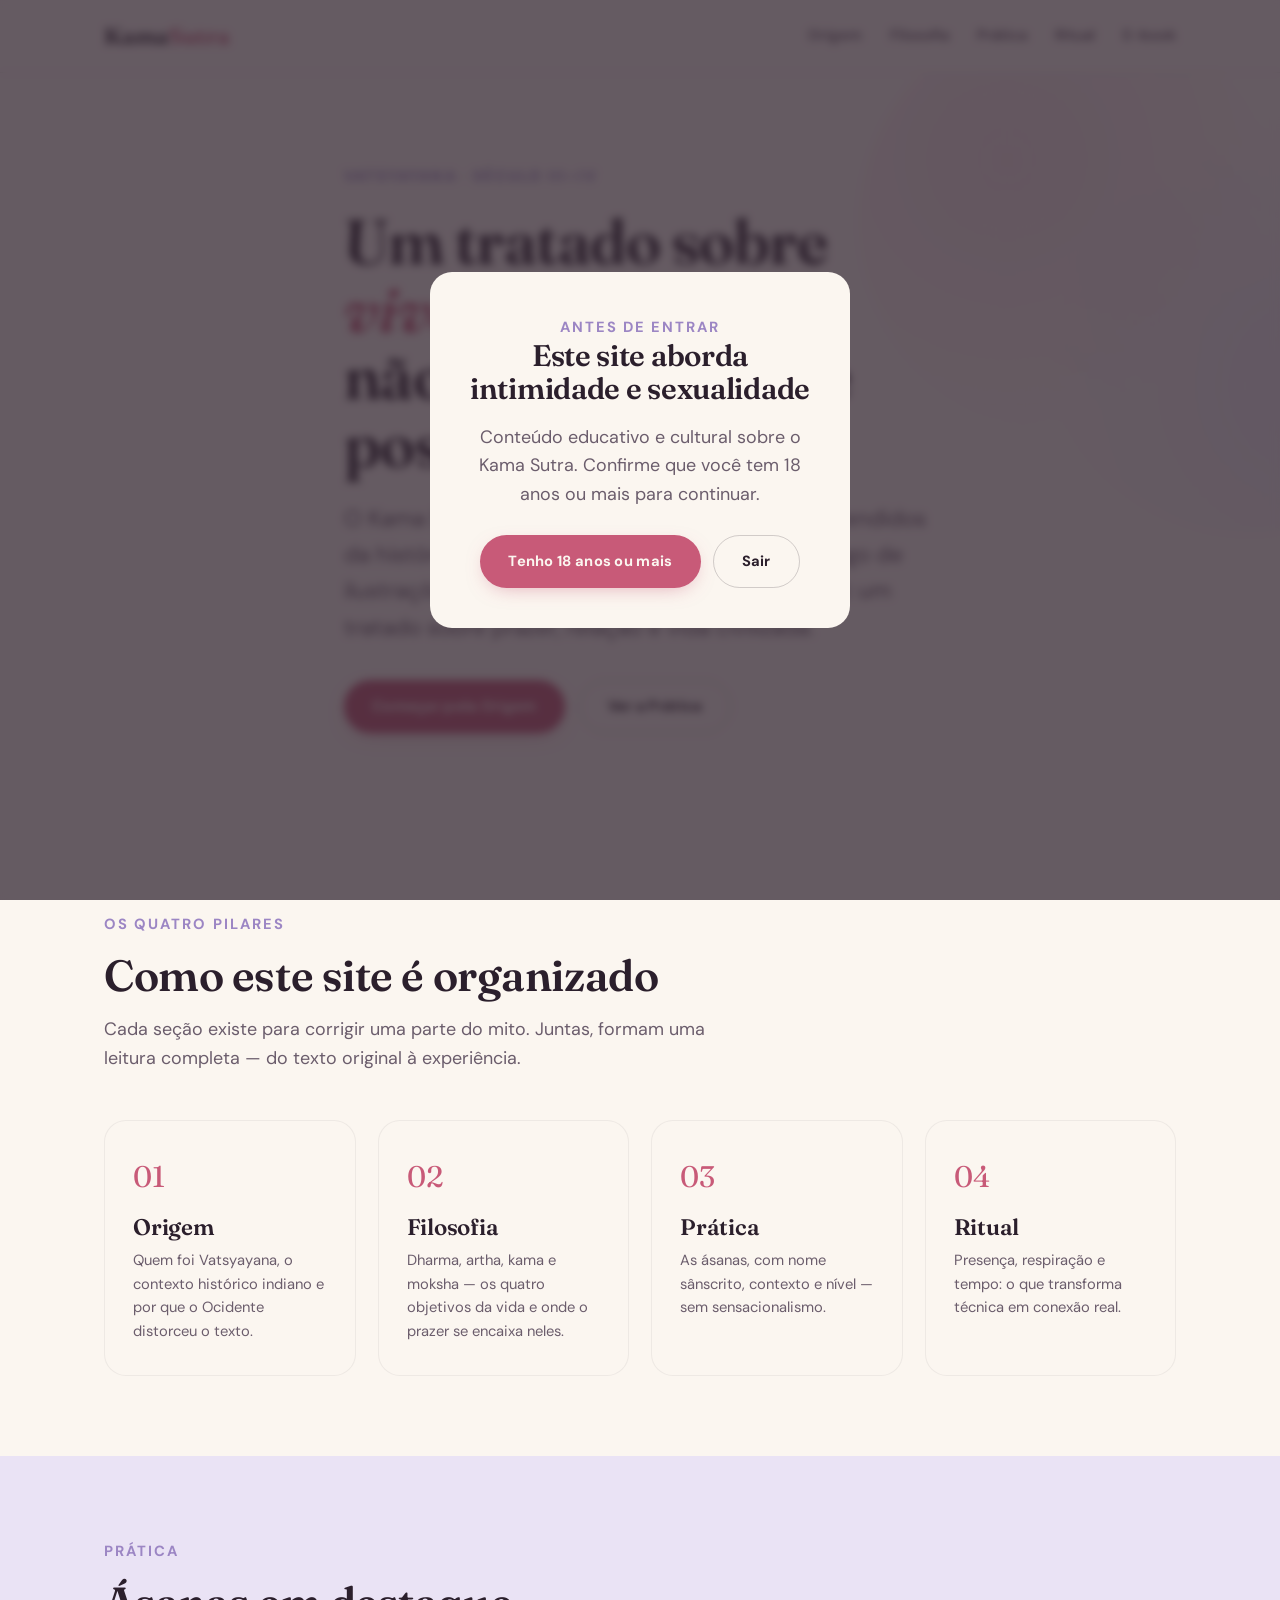
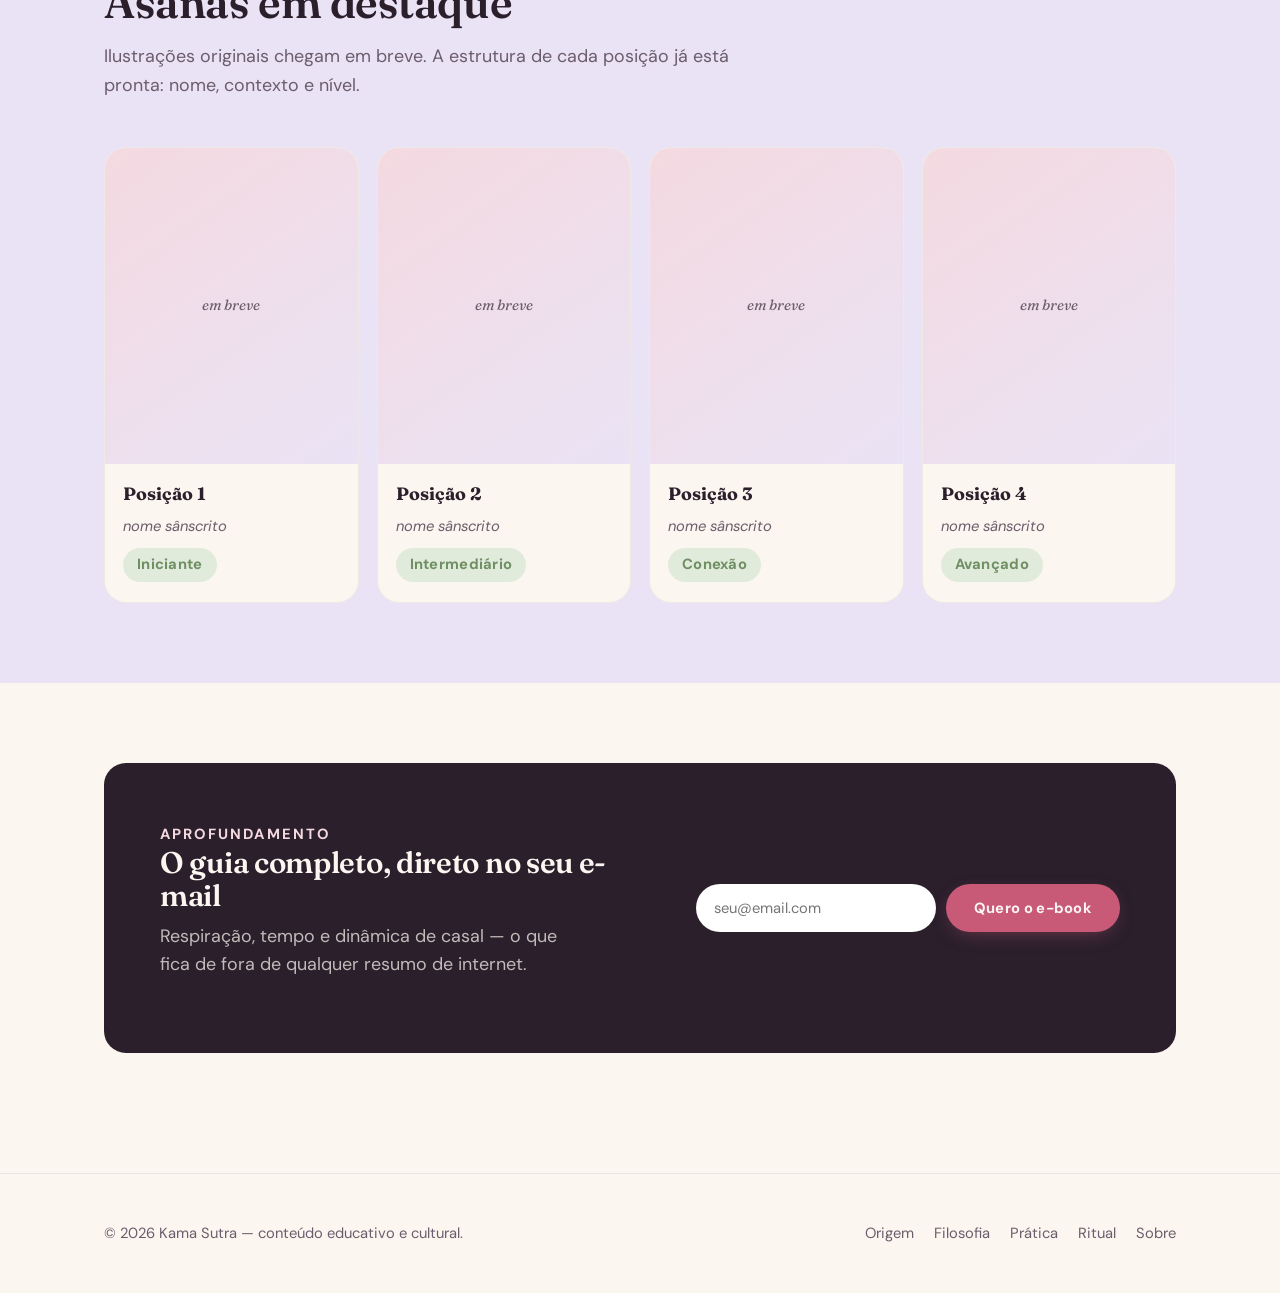
<file: index.html>
<!DOCTYPE html>
<html lang="pt-BR">
<head>
<meta charset="UTF-8">
<meta name="viewport" content="width=device-width, initial-scale=1.0">
<link rel="icon" type="image/svg+xml" href="favicon.svg">
<link rel="alternate icon" href="favicon.ico">
<link rel="apple-touch-icon" href="apple-touch-icon.png">
<title>Kama Sutra — Muito além das posições</title>
<meta name="description" content="Uma leitura séria do Kama Sutra de Vatsyayana: origem, filosofia e prática, longe do mito ocidental. Conteúdo aberto, sem paywall.">

<link rel="preconnect" href="https://fonts.googleapis.com">
<link rel="preconnect" href="https://fonts.gstatic.com" crossorigin>
<link href="https://fonts.googleapis.com/css2?family=Fraunces:ital,wght@0,400;0,600;1,500&family=DM+Sans:wght@400;500;700&display=swap" rel="stylesheet">

<link rel="stylesheet" href="css/tokens.css">
<link rel="stylesheet" href="css/site.css">

<script type="application/ld+json">
{
  "@context": "https://schema.org",
  "@type": "WebSite",
  "name": "Kama Sutra — Muito além das posições",
  "description": "Leitura histórica, filosófica e prática do Kama Sutra de Vatsyayana.",
  "inLanguage": "pt-BR"
}
</script>
</head>
<body>

<!-- Aviso de idade -->
<div class="age-gate" id="ageGate">
  <div class="age-gate-card">
    <span class="eyebrow">Antes de entrar</span>
    <h3>Este site aborda intimidade e sexualidade</h3>
    <p>Conteúdo educativo e cultural sobre o Kama Sutra. Confirme que você tem 18 anos ou mais para continuar.</p>
    <div class="age-gate-actions">
      <button class="btn btn-primary" id="ageConfirm">Tenho 18 anos ou mais</button>
      <a class="btn btn-ghost" href="https://www.google.com">Sair</a>
    </div>
  </div>
</div>

<header class="site-header">
  <div class="wrap">
    <a href="/" class="logo">Kama<span>Sutra</span></a>
    <nav class="nav">
      <a href="origem.html">Origem</a>
      <a href="filosofia.html">Filosofia</a>
      <a href="pratica/index.html">Prática</a>
      <a href="ritual.html">Ritual</a>
      <a href="ebook.html">E-book</a>
    </nav>
  </div>
</header>

<section class="hero">
  <div class="hero-signature" aria-hidden="true">
    <div class="c1"></div>
    <div class="c2"></div>
  </div>
  <div class="wrap hero-content">
    <span class="eyebrow">Vatsyayana · Século III–IV</span>
    <h1>Um tratado sobre <em>viver bem</em>,<br>não um manual de posições</h1>
    <p class="lede">O Kama Sutra é um dos textos mais mal compreendidos da história — reduzido, no Ocidente, a um catálogo de ilustrações. Aqui, ele volta a ser o que sempre foi: um tratado sobre prazer, relação e vida civilizada.</p>
    <div class="hero-ctas">
      <a href="origem.html" class="btn btn-primary">Começar pela Origem</a>
      <a href="pratica/index.html" class="btn btn-ghost">Ver a Prática</a>
    </div>
  </div>
</section>

<section class="section">
  <div class="wrap">
    <div class="section-head">
      <span class="eyebrow">Os quatro pilares</span>
      <h2>Como este site é organizado</h2>
      <p>Cada seção existe para corrigir uma parte do mito. Juntas, formam uma leitura completa — do texto original à experiência.</p>
    </div>
    <div class="pilar-grid">
      <a href="origem.html" class="pilar-card">
        <span class="num">01</span>
        <h3>Origem</h3>
        <p>Quem foi Vatsyayana, o contexto histórico indiano e por que o Ocidente distorceu o texto.</p>
      </a>
      <a href="filosofia.html" class="pilar-card">
        <span class="num">02</span>
        <h3>Filosofia</h3>
        <p>Dharma, artha, kama e moksha — os quatro objetivos da vida e onde o prazer se encaixa neles.</p>
      </a>
      <a href="pratica/index.html" class="pilar-card">
        <span class="num">03</span>
        <h3>Prática</h3>
        <p>As ásanas, com nome sânscrito, contexto e nível — sem sensacionalismo.</p>
      </a>
      <a href="ritual.html" class="pilar-card">
        <span class="num">04</span>
        <h3>Ritual</h3>
        <p>Presença, respiração e tempo: o que transforma técnica em conexão real.</p>
      </a>
    </div>
  </div>
</section>

<section class="section section-lilas">
  <div class="wrap">
    <div class="section-head">
      <span class="eyebrow">Prática</span>
      <h2>Ásanas em destaque</h2>
      <p>Ilustrações originais chegam em breve. A estrutura de cada posição já está pronta: nome, contexto e nível.</p>
    </div>
    <div class="posicoes-grid">
      <div class="posicao-card">
        <div class="posicao-thumb">em breve</div>
        <div class="posicao-info">
          <h4>Posição 1</h4>
          <span class="sanskrit">nome sânscrito</span>
          <span class="tag">Iniciante</span>
        </div>
      </div>
      <div class="posicao-card">
        <div class="posicao-thumb">em breve</div>
        <div class="posicao-info">
          <h4>Posição 2</h4>
          <span class="sanskrit">nome sânscrito</span>
          <span class="tag">Intermediário</span>
        </div>
      </div>
      <div class="posicao-card">
        <div class="posicao-thumb">em breve</div>
        <div class="posicao-info">
          <h4>Posição 3</h4>
          <span class="sanskrit">nome sânscrito</span>
          <span class="tag">Conexão</span>
        </div>
      </div>
      <div class="posicao-card">
        <div class="posicao-thumb">em breve</div>
        <div class="posicao-info">
          <h4>Posição 4</h4>
          <span class="sanskrit">nome sânscrito</span>
          <span class="tag">Avançado</span>
        </div>
      </div>
    </div>
  </div>
</section>

<section class="section">
  <div class="wrap">
    <div class="cta-ebook">
      <div>
        <span class="eyebrow" style="color:var(--rosa-suave)">Aprofundamento</span>
        <h2>O guia completo, direto no seu e-mail</h2>
        <p>Respiração, tempo e dinâmica de casal — o que fica de fora de qualquer resumo de internet.</p>
      </div>
      <form class="cta-form" id="ebookForm" data-origem="home_cta">
        <input type="email" placeholder="seu@email.com" required aria-label="Seu e-mail">
        <button type="submit" class="btn btn-primary">Quero o e-book</button>
      </form>
    </div>
  </div>
</section>

<footer class="site-footer">
  <div class="wrap">
    <span>© 2026 Kama Sutra — conteúdo educativo e cultural.</span>
    <nav class="footer-links">
      <a href="origem.html">Origem</a>
      <a href="filosofia.html">Filosofia</a>
      <a href="pratica/index.html">Prática</a>
      <a href="ritual.html">Ritual</a>
      <a href="sobre.html">Sobre</a>
    </nav>
  </div>
</footer>

<script src="js/site.js"></script>
</body>
</html>
</file>
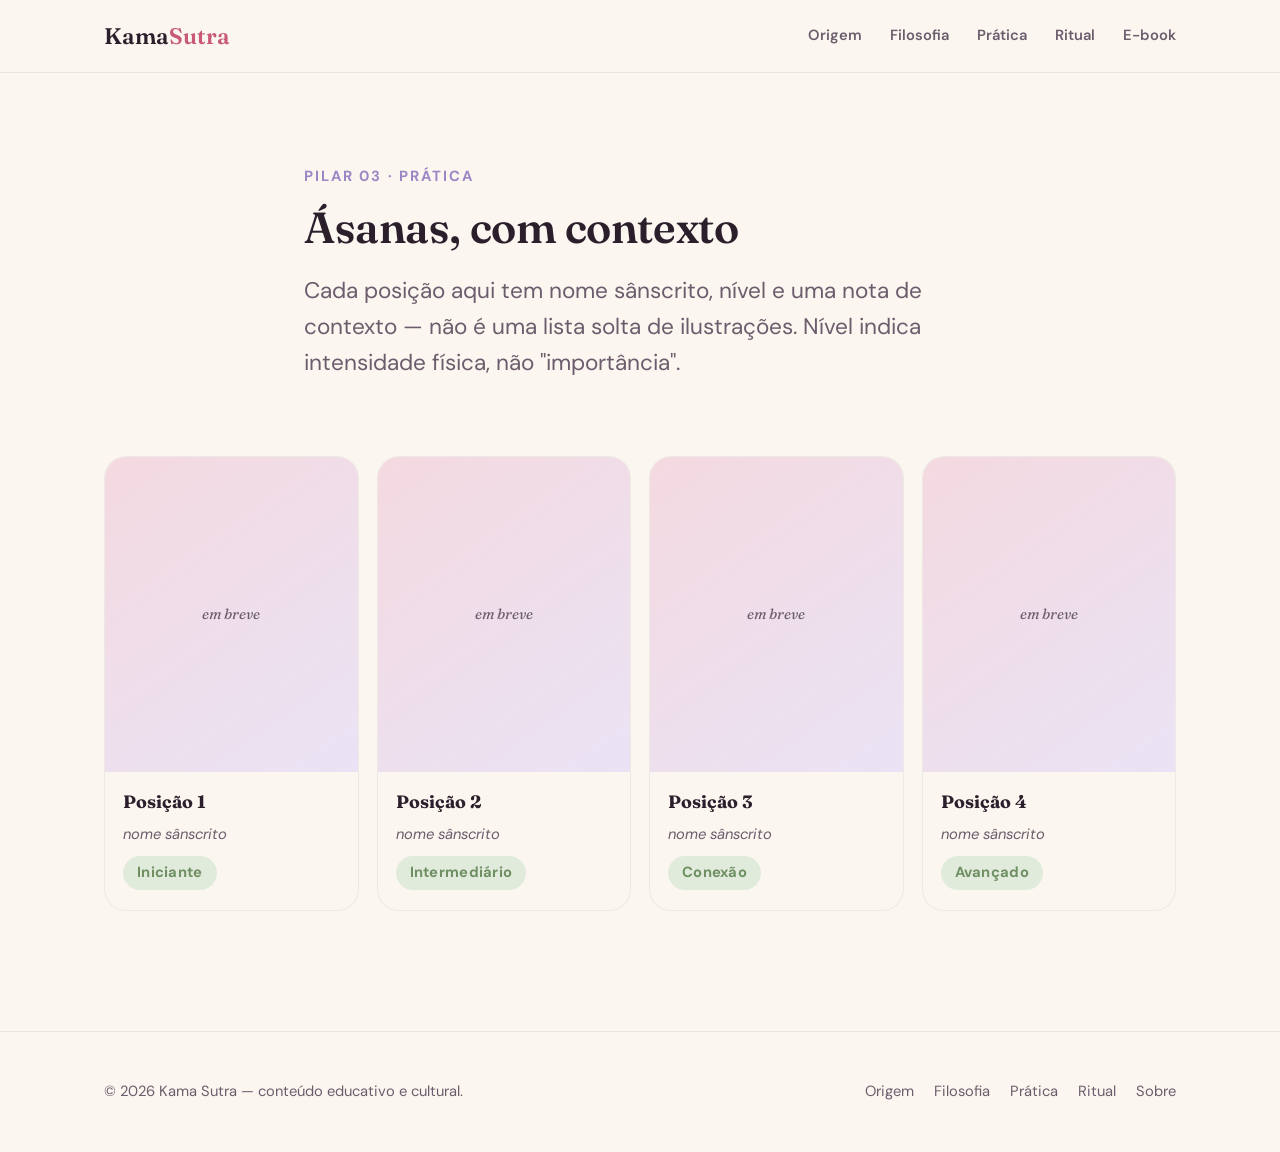
<file: pratica/index.html>
<!DOCTYPE html>
<html lang="pt-BR">
<head>
<meta charset="UTF-8">
<meta name="viewport" content="width=device-width, initial-scale=1.0">
<link rel="icon" type="image/svg+xml" href="../favicon.svg">
<link rel="alternate icon" href="../favicon.ico">
<link rel="apple-touch-icon" href="../apple-touch-icon.png">
<title>Prática — guia de ásanas | Kama Sutra</title>
<meta name="description" content="Guia de ásanas do Kama Sutra: nome sânscrito, contexto e nível, sem sensacionalismo.">

<link rel="preconnect" href="https://fonts.googleapis.com">
<link rel="preconnect" href="https://fonts.gstatic.com" crossorigin>
<link href="https://fonts.googleapis.com/css2?family=Fraunces:ital,wght@0,400;0,600;1,500&family=DM+Sans:wght@400;500;700&display=swap" rel="stylesheet">
<link rel="stylesheet" href="../css/tokens.css">
<link rel="stylesheet" href="../css/site.css">

<script type="application/ld+json">
{
  "@context": "https://schema.org",
  "@type": "ItemList",
  "name": "Guia de ásanas do Kama Sutra",
  "inLanguage": "pt-BR"
}
</script>
</head>
<body>

<header class="site-header">
  <div class="wrap">
    <a href="/" class="logo">Kama<span>Sutra</span></a>
    <nav class="nav">
      <a href="../origem.html">Origem</a>
      <a href="../filosofia.html">Filosofia</a>
      <a href="index.html">Prática</a>
      <a href="../ritual.html">Ritual</a>
      <a href="../ebook.html">E-book</a>
    </nav>
  </div>
</header>

<section class="hero" style="padding-bottom: 40px;">
  <div class="wrap hero-content" style="max-width: 720px;">
    <span class="eyebrow">Pilar 03 · Prática</span>
    <h1 style="font-size: var(--step-3); margin-top: 14px;">Ásanas, com contexto</h1>
    <p class="lede">Cada posição aqui tem nome sânscrito, nível e uma nota de contexto — não é uma lista solta de ilustrações. Nível indica intensidade física, não "importância".</p>
  </div>
</section>

<section class="section" style="padding-top: 0;">
  <div class="wrap">
    <div class="posicoes-grid" id="posicoesGrid">
      <!-- Preenchido via JS a partir do Supabase. Placeholders abaixo
           aparecem só se a tabela estiver vazia ou o fetch falhar. -->
    </div>
  </div>
</section>

<footer class="site-footer">
  <div class="wrap">
    <span>© 2026 Kama Sutra — conteúdo educativo e cultural.</span>
    <nav class="footer-links">
      <a href="../origem.html">Origem</a>
      <a href="../filosofia.html">Filosofia</a>
      <a href="index.html">Prática</a>
      <a href="../ritual.html">Ritual</a>
      <a href="../sobre.html">Sobre</a>
    </nav>
  </div>
</footer>

<script src="../js/site.js"></script>
<script src="../js/pratica.js"></script>
</body>
</html>
</file>
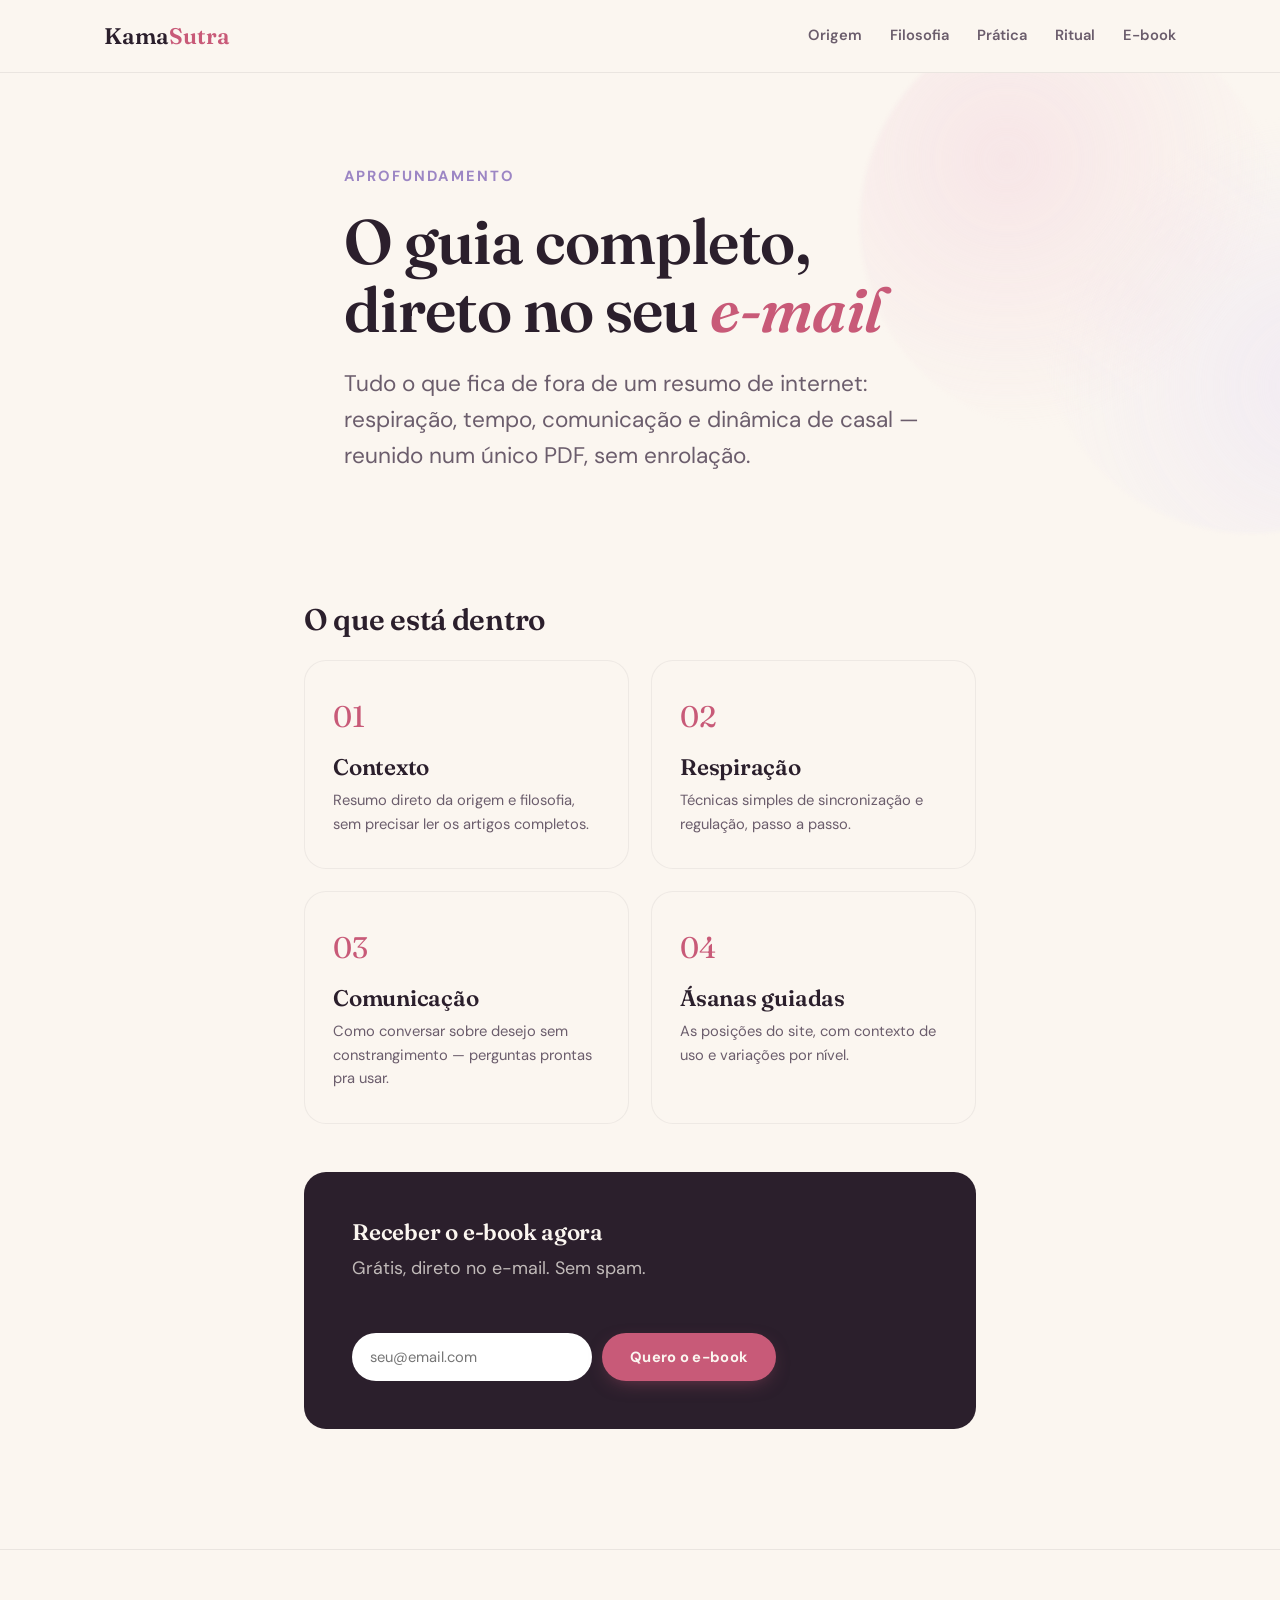
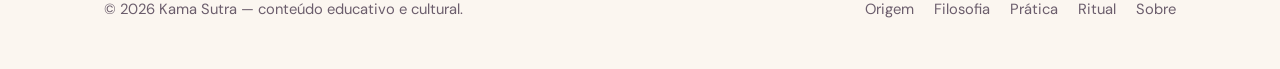
<file: ebook.html>
<!DOCTYPE html>
<html lang="pt-BR">
<head>
<meta charset="UTF-8">
<meta name="viewport" content="width=device-width, initial-scale=1.0">
<link rel="icon" type="image/svg+xml" href="favicon.svg">
<link rel="alternate icon" href="favicon.ico">
<link rel="apple-touch-icon" href="apple-touch-icon.png">
<title>E-book — o guia completo | Kama Sutra</title>
<meta name="description" content="Respiração, tempo e dinâmica de casal — o guia completo em PDF, direto no seu e-mail.">

<link rel="preconnect" href="https://fonts.googleapis.com">
<link rel="preconnect" href="https://fonts.gstatic.com" crossorigin>
<link href="https://fonts.googleapis.com/css2?family=Fraunces:ital,wght@0,400;0,600;1,500&family=DM+Sans:wght@400;500;700&display=swap" rel="stylesheet">
<link rel="stylesheet" href="css/tokens.css">
<link rel="stylesheet" href="css/site.css">
</head>
<body>

<header class="site-header">
  <div class="wrap">
    <a href="/" class="logo">Kama<span>Sutra</span></a>
    <nav class="nav">
      <a href="origem.html">Origem</a>
      <a href="filosofia.html">Filosofia</a>
      <a href="pratica/index.html">Prática</a>
      <a href="ritual.html">Ritual</a>
      <a href="ebook.html">E-book</a>
    </nav>
  </div>
</header>

<section class="hero">
  <div class="hero-signature" aria-hidden="true">
    <div class="c1"></div>
    <div class="c2"></div>
  </div>
  <div class="wrap hero-content">
    <span class="eyebrow">Aprofundamento</span>
    <h1>O guia completo,<br>direto no seu <em>e-mail</em></h1>
    <p class="lede">Tudo o que fica de fora de um resumo de internet: respiração, tempo, comunicação e dinâmica de casal — reunido num único PDF, sem enrolação.</p>
  </div>
</section>

<section class="section" style="padding-top: 0;">
  <div class="wrap" style="max-width: 720px;">

    <h2 style="font-size: var(--step-2); margin-bottom: 24px;">O que está dentro</h2>
    <div class="pilar-grid" style="margin-bottom: 48px;">
      <div class="pilar-card" style="cursor: default;">
        <span class="num">01</span>
        <h3>Contexto</h3>
        <p>Resumo direto da origem e filosofia, sem precisar ler os artigos completos.</p>
      </div>
      <div class="pilar-card" style="cursor: default;">
        <span class="num">02</span>
        <h3>Respiração</h3>
        <p>Técnicas simples de sincronização e regulação, passo a passo.</p>
      </div>
      <div class="pilar-card" style="cursor: default;">
        <span class="num">03</span>
        <h3>Comunicação</h3>
        <p>Como conversar sobre desejo sem constrangimento — perguntas prontas pra usar.</p>
      </div>
      <div class="pilar-card" style="cursor: default;">
        <span class="num">04</span>
        <h3>Ásanas guiadas</h3>
        <p>As posições do site, com contexto de uso e variações por nível.</p>
      </div>
    </div>

    <div class="cta-ebook" style="padding: 48px;">
      <div>
        <h2 style="font-size: var(--step-1); color: var(--creme);">Receber o e-book agora</h2>
        <p>Grátis, direto no e-mail. Sem spam.</p>
      </div>
      <form class="cta-form" id="ebookForm" data-origem="ebook_page">
        <input type="email" placeholder="seu@email.com" required aria-label="Seu e-mail">
        <button type="submit" class="btn btn-primary">Quero o e-book</button>
      </form>
    </div>

  </div>
</section>

<footer class="site-footer">
  <div class="wrap">
    <span>© 2026 Kama Sutra — conteúdo educativo e cultural.</span>
    <nav class="footer-links">
      <a href="origem.html">Origem</a>
      <a href="filosofia.html">Filosofia</a>
      <a href="pratica/index.html">Prática</a>
      <a href="ritual.html">Ritual</a>
      <a href="sobre.html">Sobre</a>
    </nav>
  </div>
</footer>

<script src="js/site.js"></script>
</body>
</html>
</file>
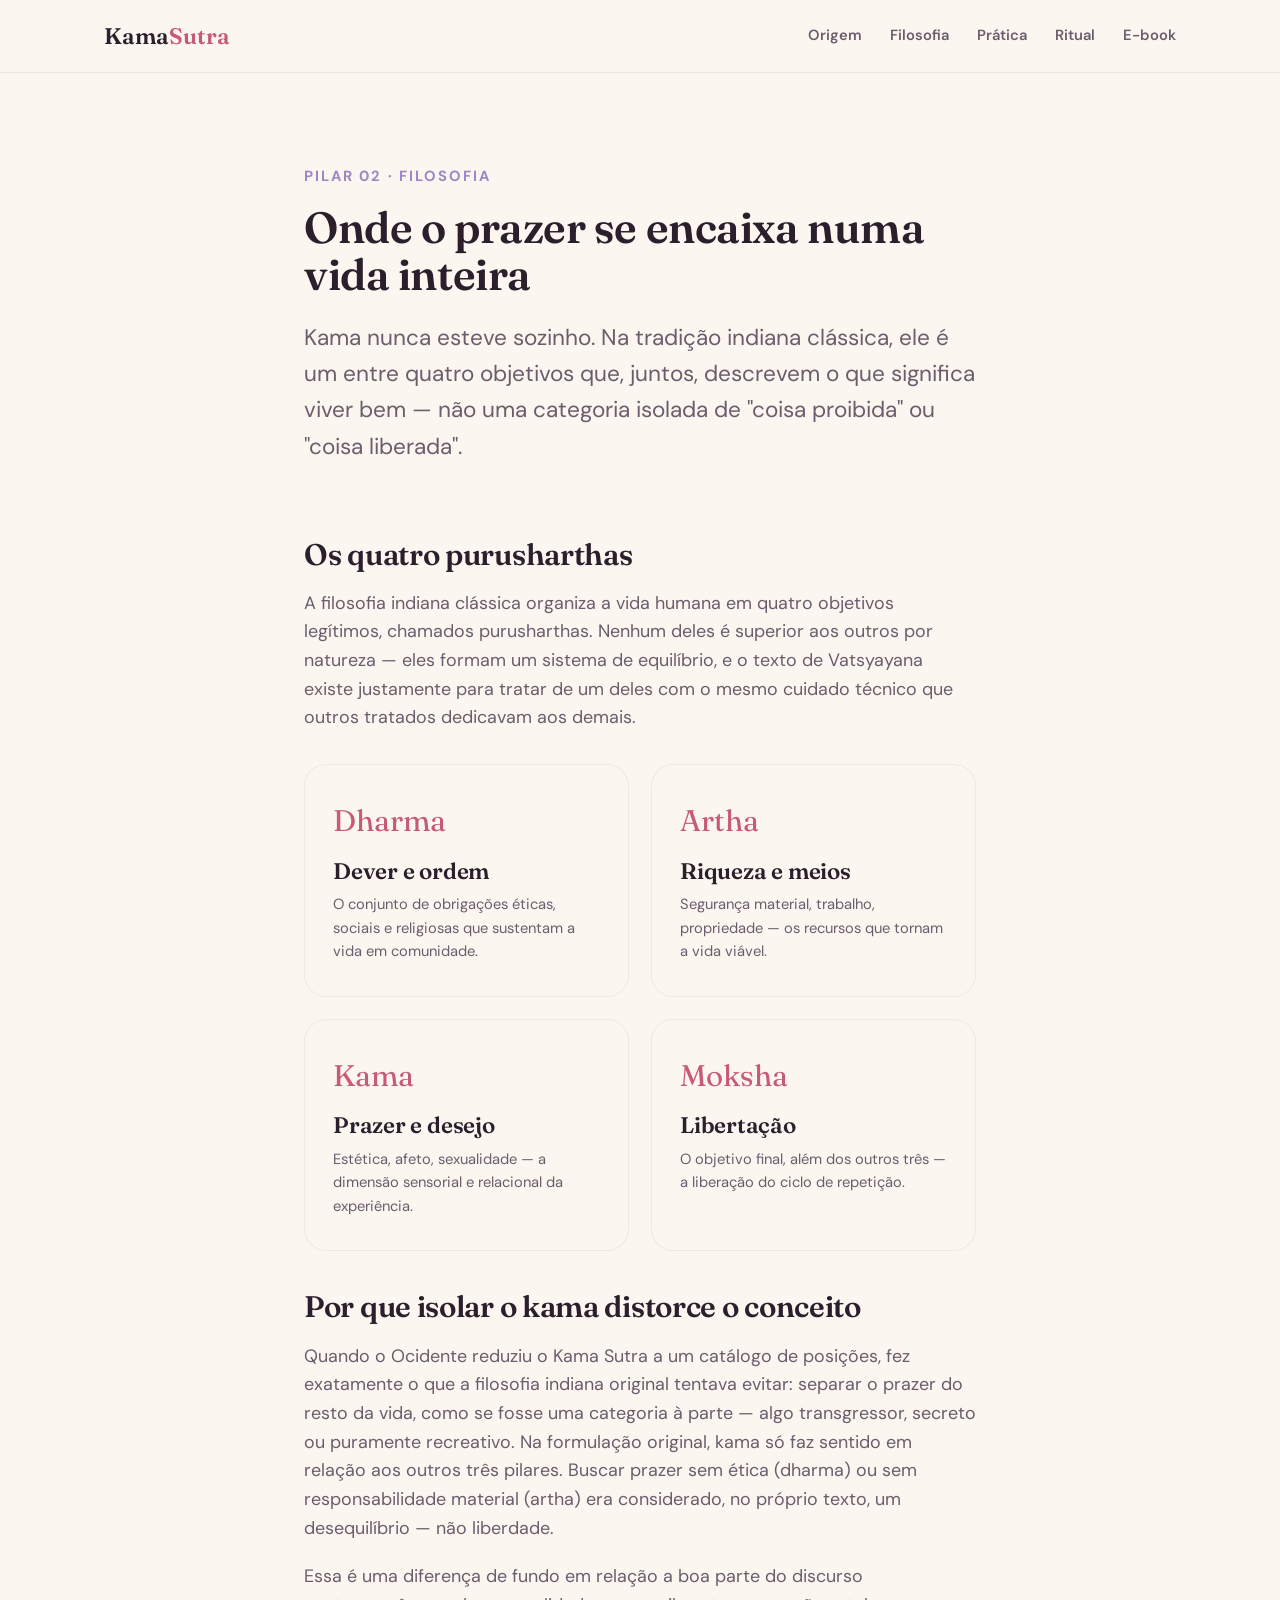
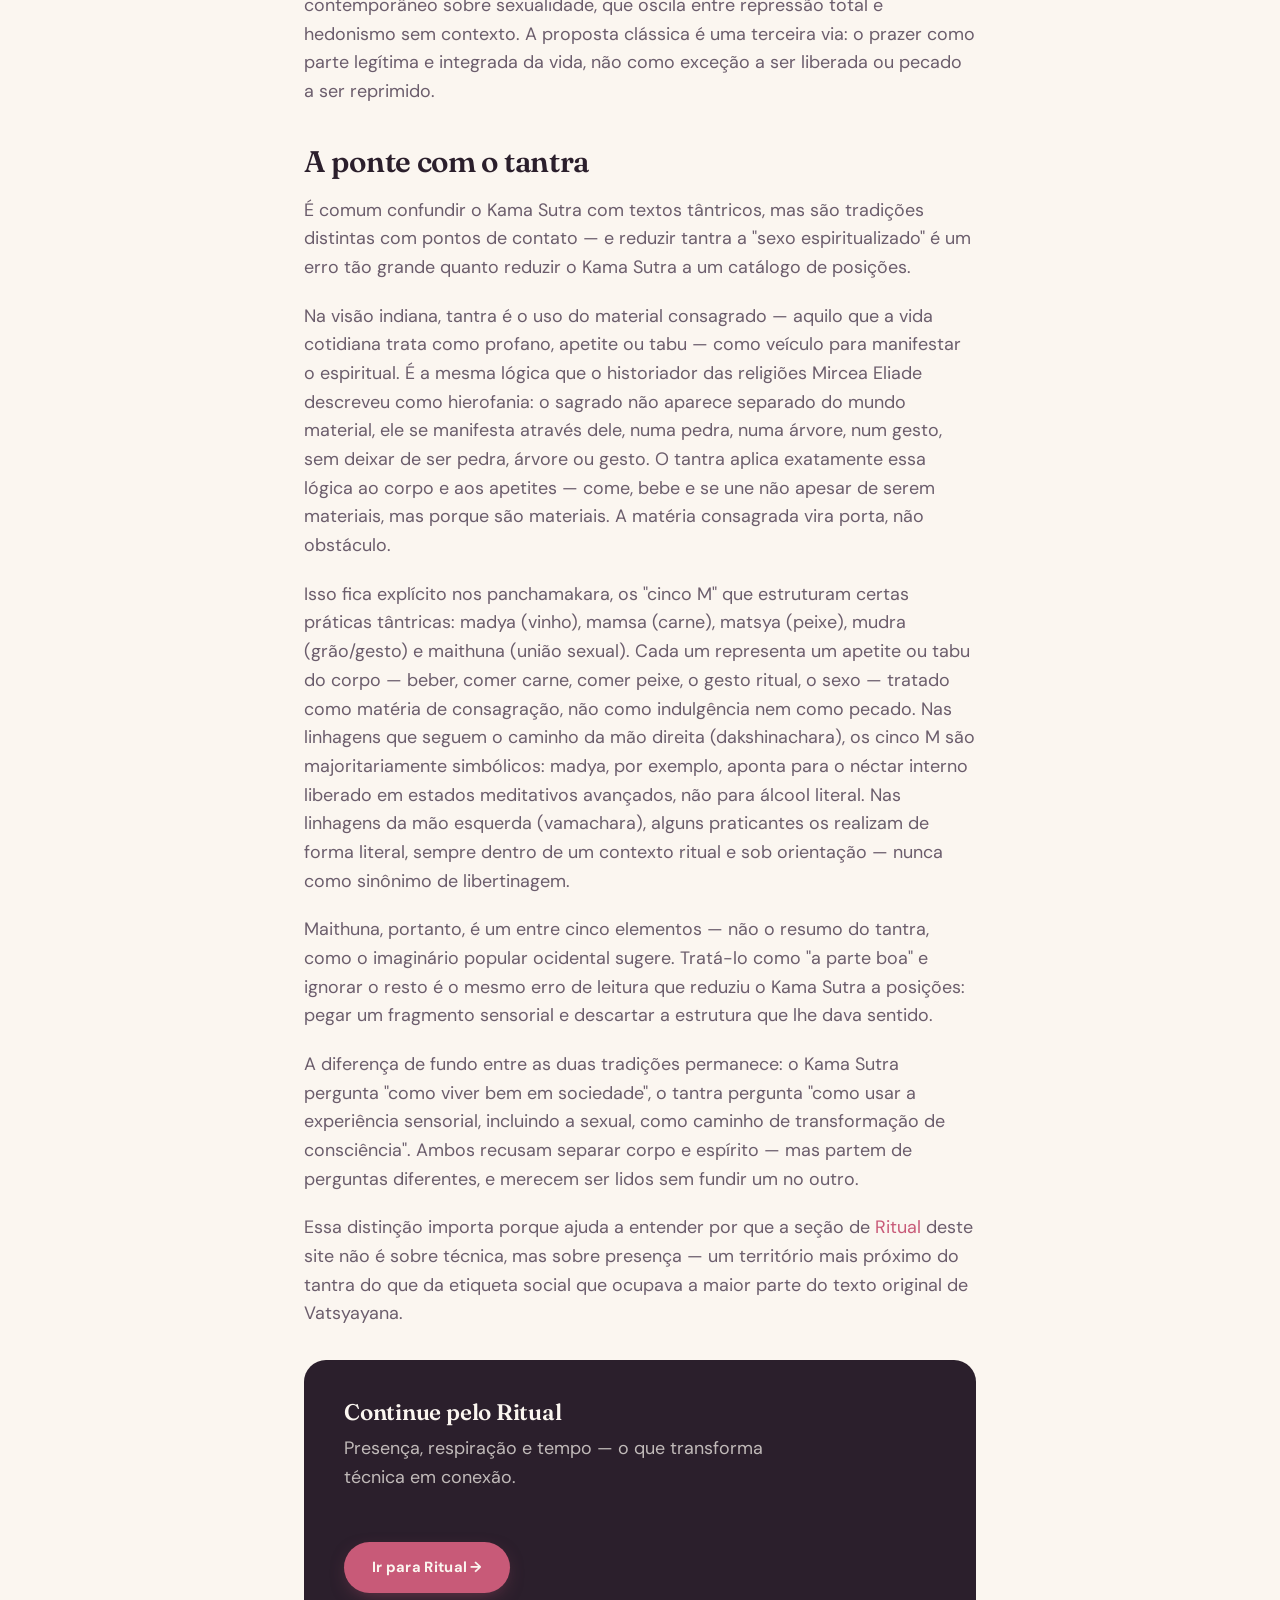
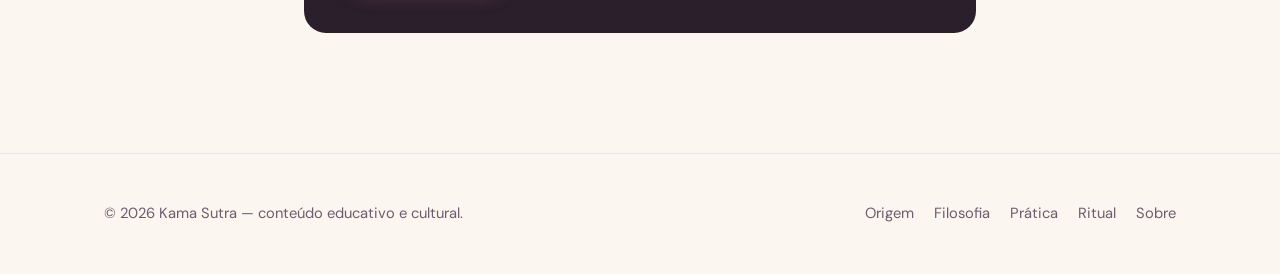
<file: filosofia.html>
<!DOCTYPE html>
<html lang="pt-BR">
<head>
<meta charset="UTF-8">
<meta name="viewport" content="width=device-width, initial-scale=1.0">
<link rel="icon" type="image/svg+xml" href="favicon.svg">
<link rel="alternate icon" href="favicon.ico">
<link rel="apple-touch-icon" href="apple-touch-icon.png">
<title>Filosofia do Kama Sutra — os quatro objetivos da vida | Kama Sutra</title>
<meta name="description" content="Dharma, artha, kama e moksha: onde o prazer se encaixa na filosofia indiana clássica, e por que isolar o kama do resto distorce o conceito.">

<link rel="preconnect" href="https://fonts.googleapis.com">
<link rel="preconnect" href="https://fonts.gstatic.com" crossorigin>
<link href="https://fonts.googleapis.com/css2?family=Fraunces:ital,wght@0,400;0,600;1,500&family=DM+Sans:wght@400;500;700&display=swap" rel="stylesheet">
<link rel="stylesheet" href="css/tokens.css">
<link rel="stylesheet" href="css/site.css">

<script type="application/ld+json">
{
  "@context": "https://schema.org",
  "@type": "Article",
  "headline": "Filosofia do Kama Sutra — os quatro objetivos da vida",
  "about": "Dharma, artha, kama e moksha na tradição indiana",
  "inLanguage": "pt-BR"
}
</script>
</head>
<body>

<header class="site-header">
  <div class="wrap">
    <a href="/" class="logo">Kama<span>Sutra</span></a>
    <nav class="nav">
      <a href="origem.html">Origem</a>
      <a href="filosofia.html">Filosofia</a>
      <a href="pratica/index.html">Prática</a>
      <a href="ritual.html">Ritual</a>
      <a href="ebook.html">E-book</a>
    </nav>
  </div>
</header>

<section class="hero" style="padding-bottom: 40px;">
  <div class="wrap hero-content" style="max-width: 720px;">
    <span class="eyebrow">Pilar 02 · Filosofia</span>
    <h1 style="font-size: var(--step-3); margin-top: 14px;">Onde o prazer se encaixa numa vida inteira</h1>
    <p class="lede">Kama nunca esteve sozinho. Na tradição indiana clássica, ele é um entre quatro objetivos que, juntos, descrevem o que significa viver bem — não uma categoria isolada de "coisa proibida" ou "coisa liberada".</p>
  </div>
</section>

<section class="section" style="padding-top: 0;">
  <div class="wrap" style="max-width: 720px;">

    <h2 style="font-size: var(--step-2); margin-bottom: 18px;">Os quatro purusharthas</h2>
    <p style="color: var(--tinta-suave); margin-bottom: 20px;">
      A filosofia indiana clássica organiza a vida humana em quatro objetivos legítimos, chamados purusharthas. Nenhum deles é superior aos outros por natureza — eles formam um sistema de equilíbrio, e o texto de Vatsyayana existe justamente para tratar de um deles com o mesmo cuidado técnico que outros tratados dedicavam aos demais.
    </p>

    <div class="pilar-grid" style="margin: 32px 0;">
      <div class="pilar-card" style="cursor: default;">
        <span class="num">Dharma</span>
        <h3>Dever e ordem</h3>
        <p>O conjunto de obrigações éticas, sociais e religiosas que sustentam a vida em comunidade.</p>
      </div>
      <div class="pilar-card" style="cursor: default;">
        <span class="num">Artha</span>
        <h3>Riqueza e meios</h3>
        <p>Segurança material, trabalho, propriedade — os recursos que tornam a vida viável.</p>
      </div>
      <div class="pilar-card" style="cursor: default;">
        <span class="num">Kama</span>
        <h3>Prazer e desejo</h3>
        <p>Estética, afeto, sexualidade — a dimensão sensorial e relacional da experiência.</p>
      </div>
      <div class="pilar-card" style="cursor: default;">
        <span class="num">Moksha</span>
        <h3>Libertação</h3>
        <p>O objetivo final, além dos outros três — a liberação do ciclo de repetição.</p>
      </div>
    </div>

    <div id="artigoBody">
    <h2 style="font-size: var(--step-2); margin: 40px 0 18px;">Por que isolar o kama distorce o conceito</h2>
    <p style="color: var(--tinta-suave); margin-bottom: 20px;">
      Quando o Ocidente reduziu o Kama Sutra a um catálogo de posições, fez exatamente o que a filosofia indiana original tentava evitar: separar o prazer do resto da vida, como se fosse uma categoria à parte — algo transgressor, secreto ou puramente recreativo. Na formulação original, kama só faz sentido em relação aos outros três pilares. Buscar prazer sem ética (dharma) ou sem responsabilidade material (artha) era considerado, no próprio texto, um desequilíbrio — não liberdade.
    </p>
    <p style="color: var(--tinta-suave); margin-bottom: 20px;">
      Essa é uma diferença de fundo em relação a boa parte do discurso contemporâneo sobre sexualidade, que oscila entre repressão total e hedonismo sem contexto. A proposta clássica é uma terceira via: o prazer como parte legítima e integrada da vida, não como exceção a ser liberada ou pecado a ser reprimido.
    </p>

    <h2 style="font-size: var(--step-2); margin: 40px 0 18px;">A ponte com o tantra</h2>
    <p style="color: var(--tinta-suave); margin-bottom: 20px;">
      É comum confundir o Kama Sutra com textos tântricos, mas são tradições distintas com pontos de contato — e reduzir tantra a "sexo espiritualizado" é um erro tão grande quanto reduzir o Kama Sutra a um catálogo de posições.
    </p>
    <p style="color: var(--tinta-suave); margin-bottom: 20px;">
      Na visão indiana, tantra é o uso do material consagrado — aquilo que a vida cotidiana trata como profano, apetite ou tabu — como veículo para manifestar o espiritual. É a mesma lógica que o historiador das religiões Mircea Eliade descreveu como hierofania: o sagrado não aparece separado do mundo material, ele se manifesta através dele, numa pedra, numa árvore, num gesto, sem deixar de ser pedra, árvore ou gesto. O tantra aplica exatamente essa lógica ao corpo e aos apetites — come, bebe e se une não apesar de serem materiais, mas porque são materiais. A matéria consagrada vira porta, não obstáculo.
    </p>
    <p style="color: var(--tinta-suave); margin-bottom: 20px;">
      Isso fica explícito nos panchamakara, os "cinco M" que estruturam certas práticas tântricas: madya (vinho), mamsa (carne), matsya (peixe), mudra (grão/gesto) e maithuna (união sexual). Cada um representa um apetite ou tabu do corpo — beber, comer carne, comer peixe, o gesto ritual, o sexo — tratado como matéria de consagração, não como indulgência nem como pecado. Nas linhagens que seguem o caminho da mão direita (dakshinachara), os cinco M são majoritariamente simbólicos: madya, por exemplo, aponta para o néctar interno liberado em estados meditativos avançados, não para álcool literal. Nas linhagens da mão esquerda (vamachara), alguns praticantes os realizam de forma literal, sempre dentro de um contexto ritual e sob orientação — nunca como sinônimo de libertinagem.
    </p>
    <p style="color: var(--tinta-suave); margin-bottom: 20px;">
      Maithuna, portanto, é um entre cinco elementos — não o resumo do tantra, como o imaginário popular ocidental sugere. Tratá-lo como "a parte boa" e ignorar o resto é o mesmo erro de leitura que reduziu o Kama Sutra a posições: pegar um fragmento sensorial e descartar a estrutura que lhe dava sentido.
    </p>
    <p style="color: var(--tinta-suave); margin-bottom: 20px;">
      A diferença de fundo entre as duas tradições permanece: o Kama Sutra pergunta "como viver bem em sociedade", o tantra pergunta "como usar a experiência sensorial, incluindo a sexual, como caminho de transformação de consciência". Ambos recusam separar corpo e espírito — mas partem de perguntas diferentes, e merecem ser lidos sem fundir um no outro.
    </p>
    <p style="color: var(--tinta-suave); margin-bottom: 32px;">
      Essa distinção importa porque ajuda a entender por que a seção de <a href="ritual.html">Ritual</a> deste site não é sobre técnica, mas sobre presença — um território mais próximo do tantra do que da etiqueta social que ocupava a maior parte do texto original de Vatsyayana.
    </p>
    </div>

    <div class="cta-ebook" style="padding: 40px;">
      <div>
        <h2 style="font-size: var(--step-1); color: var(--creme);">Continue pelo Ritual</h2>
        <p>Presença, respiração e tempo — o que transforma técnica em conexão.</p>
      </div>
      <a href="ritual.html" class="btn btn-primary">Ir para Ritual →</a>
    </div>

  </div>
</section>

<footer class="site-footer">
  <div class="wrap">
    <span>© 2026 Kama Sutra — conteúdo educativo e cultural.</span>
    <nav class="footer-links">
      <a href="origem.html">Origem</a>
      <a href="filosofia.html">Filosofia</a>
      <a href="pratica/index.html">Prática</a>
      <a href="ritual.html">Ritual</a>
      <a href="sobre.html">Sobre</a>
    </nav>
  </div>
</footer>

<script>const ARTIGO_SLUG = 'filosofia';</script>
<script src="js/site.js"></script>
<script src="js/artigo.js"></script>
</body>
</html>
</file>
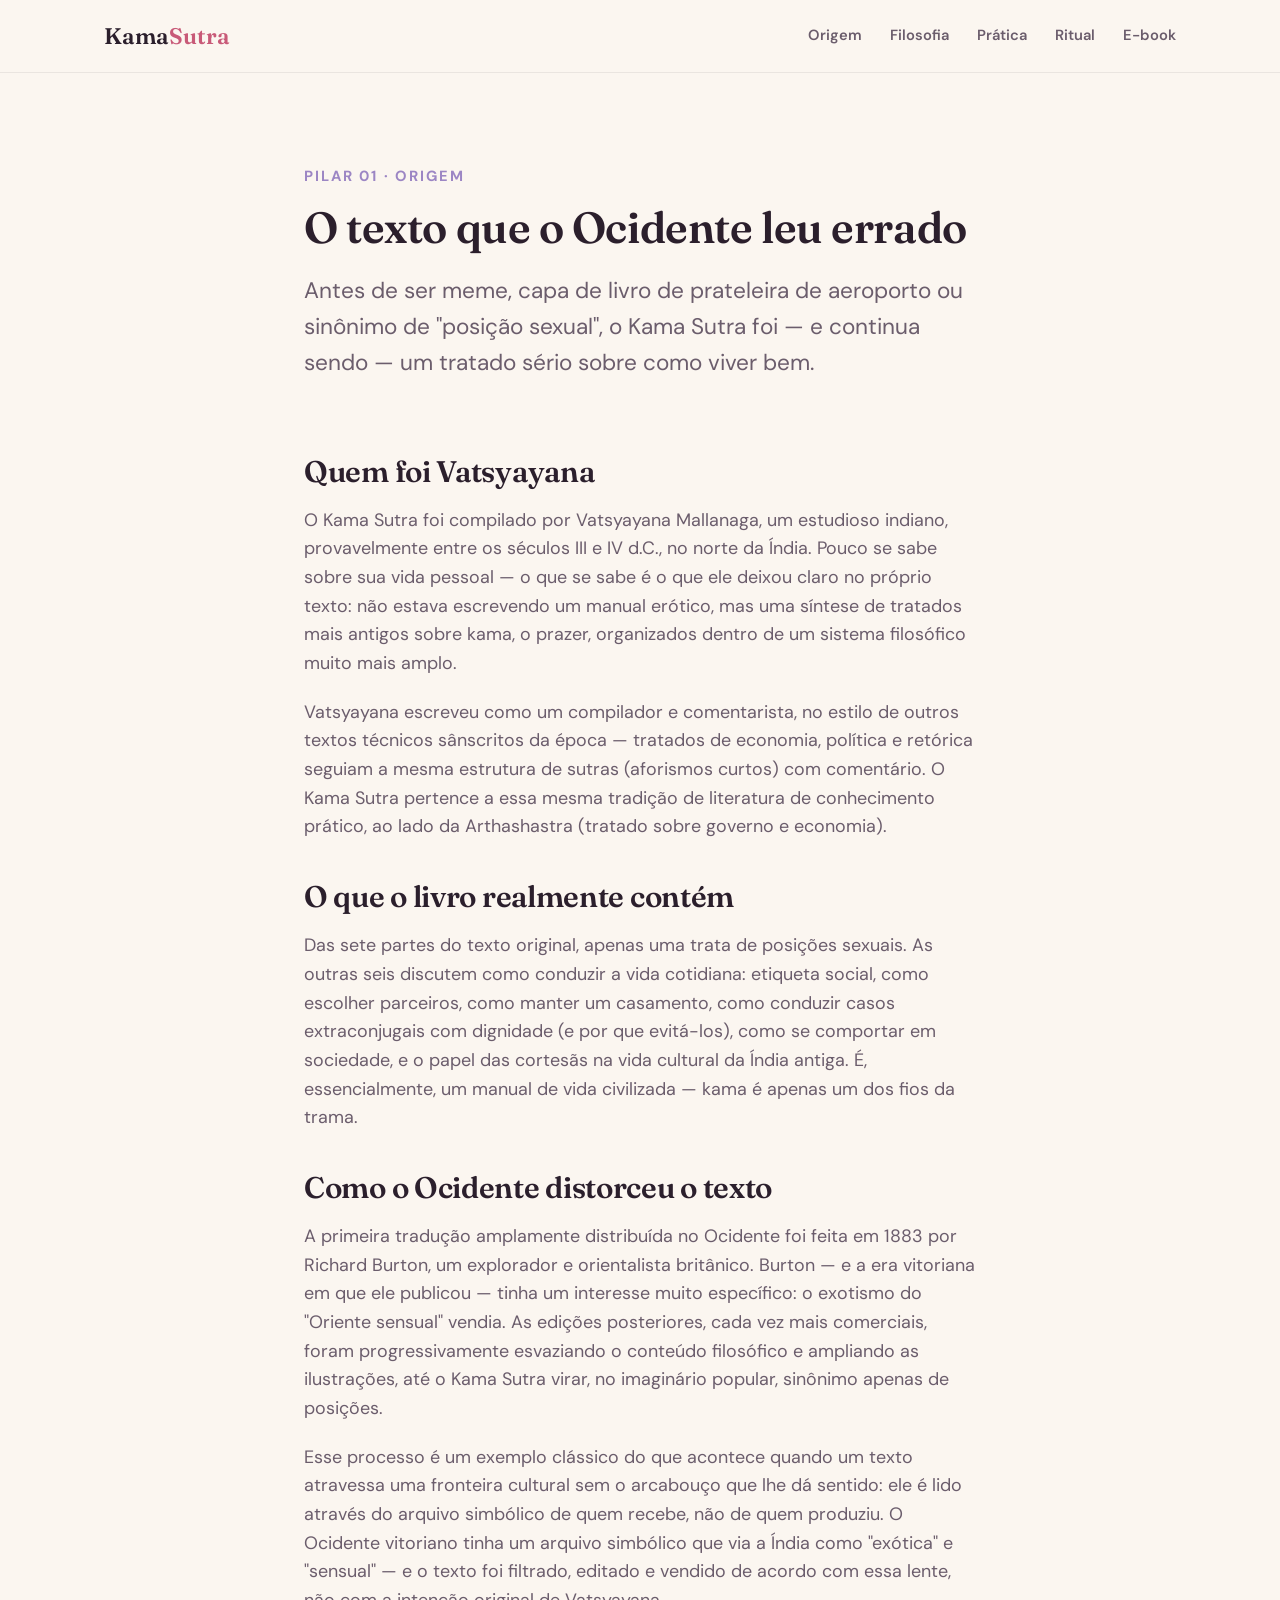
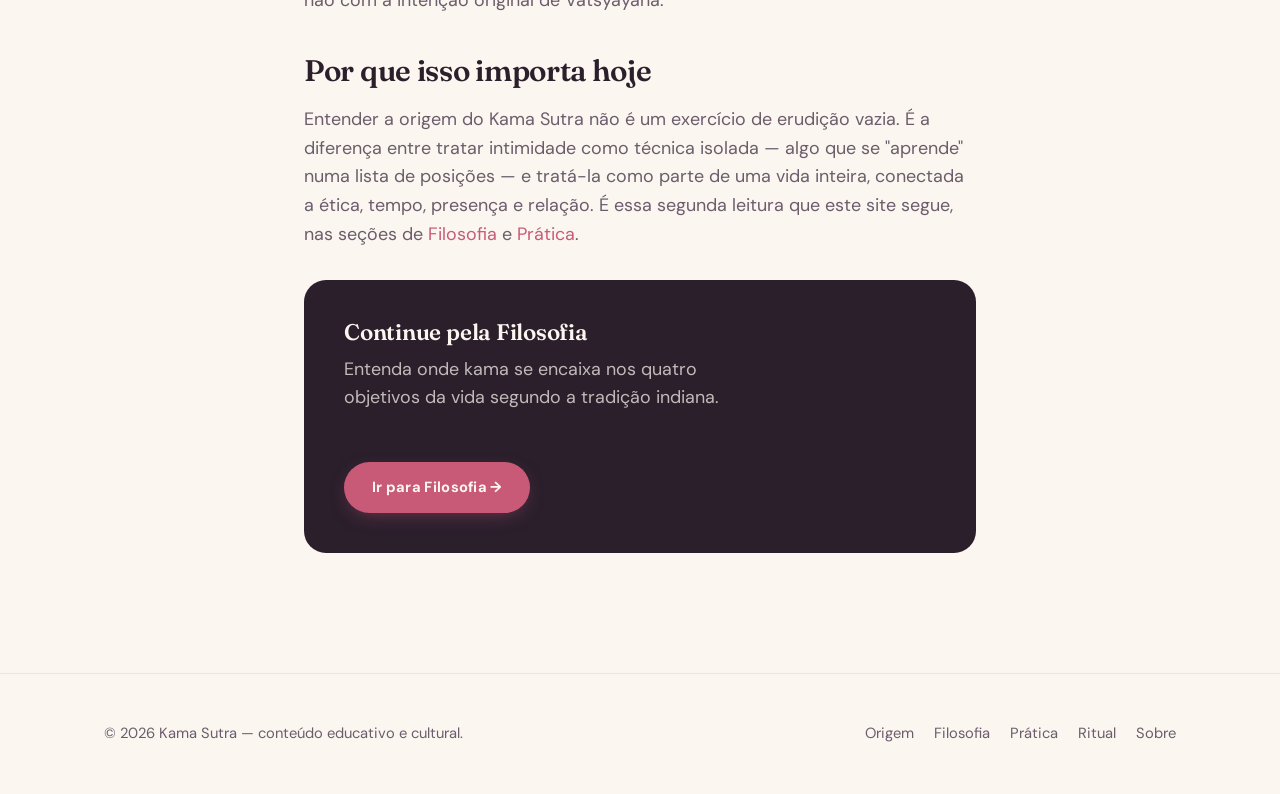
<file: origem.html>
<!DOCTYPE html>
<html lang="pt-BR">
<head>
<meta charset="UTF-8">
<meta name="viewport" content="width=device-width, initial-scale=1.0">
<link rel="icon" type="image/svg+xml" href="favicon.svg">
<link rel="alternate icon" href="favicon.ico">
<link rel="apple-touch-icon" href="apple-touch-icon.png">
<title>Origem do Kama Sutra — quem foi Vatsyayana | Kama Sutra</title>
<meta name="description" content="A verdadeira origem do Kama Sutra: quem foi Vatsyayana, o contexto da Índia antiga e como o Ocidente reduziu um tratado filosófico a um catálogo de posições.">

<link rel="preconnect" href="https://fonts.googleapis.com">
<link rel="preconnect" href="https://fonts.gstatic.com" crossorigin>
<link href="https://fonts.googleapis.com/css2?family=Fraunces:ital,wght@0,400;0,600;1,500&family=DM+Sans:wght@400;500;700&display=swap" rel="stylesheet">
<link rel="stylesheet" href="css/tokens.css">
<link rel="stylesheet" href="css/site.css">

<script type="application/ld+json">
{
  "@context": "https://schema.org",
  "@type": "Article",
  "headline": "Origem do Kama Sutra — quem foi Vatsyayana",
  "about": "História e contexto cultural do Kama Sutra",
  "inLanguage": "pt-BR"
}
</script>
</head>
<body>

<header class="site-header">
  <div class="wrap">
    <a href="/" class="logo">Kama<span>Sutra</span></a>
    <nav class="nav">
      <a href="origem.html">Origem</a>
      <a href="filosofia.html">Filosofia</a>
      <a href="pratica/index.html">Prática</a>
      <a href="ritual.html">Ritual</a>
      <a href="ebook.html">E-book</a>
    </nav>
  </div>
</header>

<section class="hero" style="padding-bottom: 40px;">
  <div class="wrap hero-content" style="max-width: 720px;">
    <span class="eyebrow">Pilar 01 · Origem</span>
    <h1 style="font-size: var(--step-3); margin-top: 14px;">O texto que o Ocidente leu errado</h1>
    <p class="lede">Antes de ser meme, capa de livro de prateleira de aeroporto ou sinônimo de "posição sexual", o Kama Sutra foi — e continua sendo — um tratado sério sobre como viver bem.</p>
  </div>
</section>

<section class="section" style="padding-top: 0;">
  <div class="wrap" style="max-width: 720px;">

    <div id="artigoBody">
    <h2 style="font-size: var(--step-2); margin-bottom: 18px;">Quem foi Vatsyayana</h2>
    <p style="color: var(--tinta-suave); margin-bottom: 20px;">
      O Kama Sutra foi compilado por Vatsyayana Mallanaga, um estudioso indiano, provavelmente entre os séculos III e IV d.C., no norte da Índia. Pouco se sabe sobre sua vida pessoal — o que se sabe é o que ele deixou claro no próprio texto: não estava escrevendo um manual erótico, mas uma síntese de tratados mais antigos sobre kama, o prazer, organizados dentro de um sistema filosófico muito mais amplo.
    </p>
    <p style="color: var(--tinta-suave); margin-bottom: 20px;">
      Vatsyayana escreveu como um compilador e comentarista, no estilo de outros textos técnicos sânscritos da época — tratados de economia, política e retórica seguiam a mesma estrutura de sutras (aforismos curtos) com comentário. O Kama Sutra pertence a essa mesma tradição de literatura de conhecimento prático, ao lado da Arthashastra (tratado sobre governo e economia).
    </p>

    <h2 style="font-size: var(--step-2); margin: 40px 0 18px;">O que o livro realmente contém</h2>
    <p style="color: var(--tinta-suave); margin-bottom: 20px;">
      Das sete partes do texto original, apenas uma trata de posições sexuais. As outras seis discutem como conduzir a vida cotidiana: etiqueta social, como escolher parceiros, como manter um casamento, como conduzir casos extraconjugais com dignidade (e por que evitá-los), como se comportar em sociedade, e o papel das cortesãs na vida cultural da Índia antiga. É, essencialmente, um manual de vida civilizada — kama é apenas um dos fios da trama.
    </p>

    <h2 style="font-size: var(--step-2); margin: 40px 0 18px;">Como o Ocidente distorceu o texto</h2>
    <p style="color: var(--tinta-suave); margin-bottom: 20px;">
      A primeira tradução amplamente distribuída no Ocidente foi feita em 1883 por Richard Burton, um explorador e orientalista britânico. Burton — e a era vitoriana em que ele publicou — tinha um interesse muito específico: o exotismo do "Oriente sensual" vendia. As edições posteriores, cada vez mais comerciais, foram progressivamente esvaziando o conteúdo filosófico e ampliando as ilustrações, até o Kama Sutra virar, no imaginário popular, sinônimo apenas de posições.
    </p>
    <p style="color: var(--tinta-suave); margin-bottom: 20px;">
      Esse processo é um exemplo clássico do que acontece quando um texto atravessa uma fronteira cultural sem o arcabouço que lhe dá sentido: ele é lido através do arquivo simbólico de quem recebe, não de quem produziu. O Ocidente vitoriano tinha um arquivo simbólico que via a Índia como "exótica" e "sensual" — e o texto foi filtrado, editado e vendido de acordo com essa lente, não com a intenção original de Vatsyayana.
    </p>

    <h2 style="font-size: var(--step-2); margin: 40px 0 18px;">Por que isso importa hoje</h2>
    <p style="color: var(--tinta-suave); margin-bottom: 32px;">
      Entender a origem do Kama Sutra não é um exercício de erudição vazia. É a diferença entre tratar intimidade como técnica isolada — algo que se "aprende" numa lista de posições — e tratá-la como parte de uma vida inteira, conectada a ética, tempo, presença e relação. É essa segunda leitura que este site segue, nas seções de <a href="filosofia.html">Filosofia</a> e <a href="pratica/index.html">Prática</a>.
    </p>
    </div>

    <div class="cta-ebook" style="padding: 40px;">
      <div>
        <h2 style="font-size: var(--step-1); color: var(--creme);">Continue pela Filosofia</h2>
        <p>Entenda onde kama se encaixa nos quatro objetivos da vida segundo a tradição indiana.</p>
      </div>
      <a href="filosofia.html" class="btn btn-primary">Ir para Filosofia →</a>
    </div>

  </div>
</section>

<footer class="site-footer">
  <div class="wrap">
    <span>© 2026 Kama Sutra — conteúdo educativo e cultural.</span>
    <nav class="footer-links">
      <a href="origem.html">Origem</a>
      <a href="filosofia.html">Filosofia</a>
      <a href="pratica/index.html">Prática</a>
      <a href="ritual.html">Ritual</a>
      <a href="sobre.html">Sobre</a>
    </nav>
  </div>
</footer>

<script>const ARTIGO_SLUG = 'origem';</script>
<script src="js/site.js"></script>
<script src="js/artigo.js"></script>
</body>
</html>
</file>
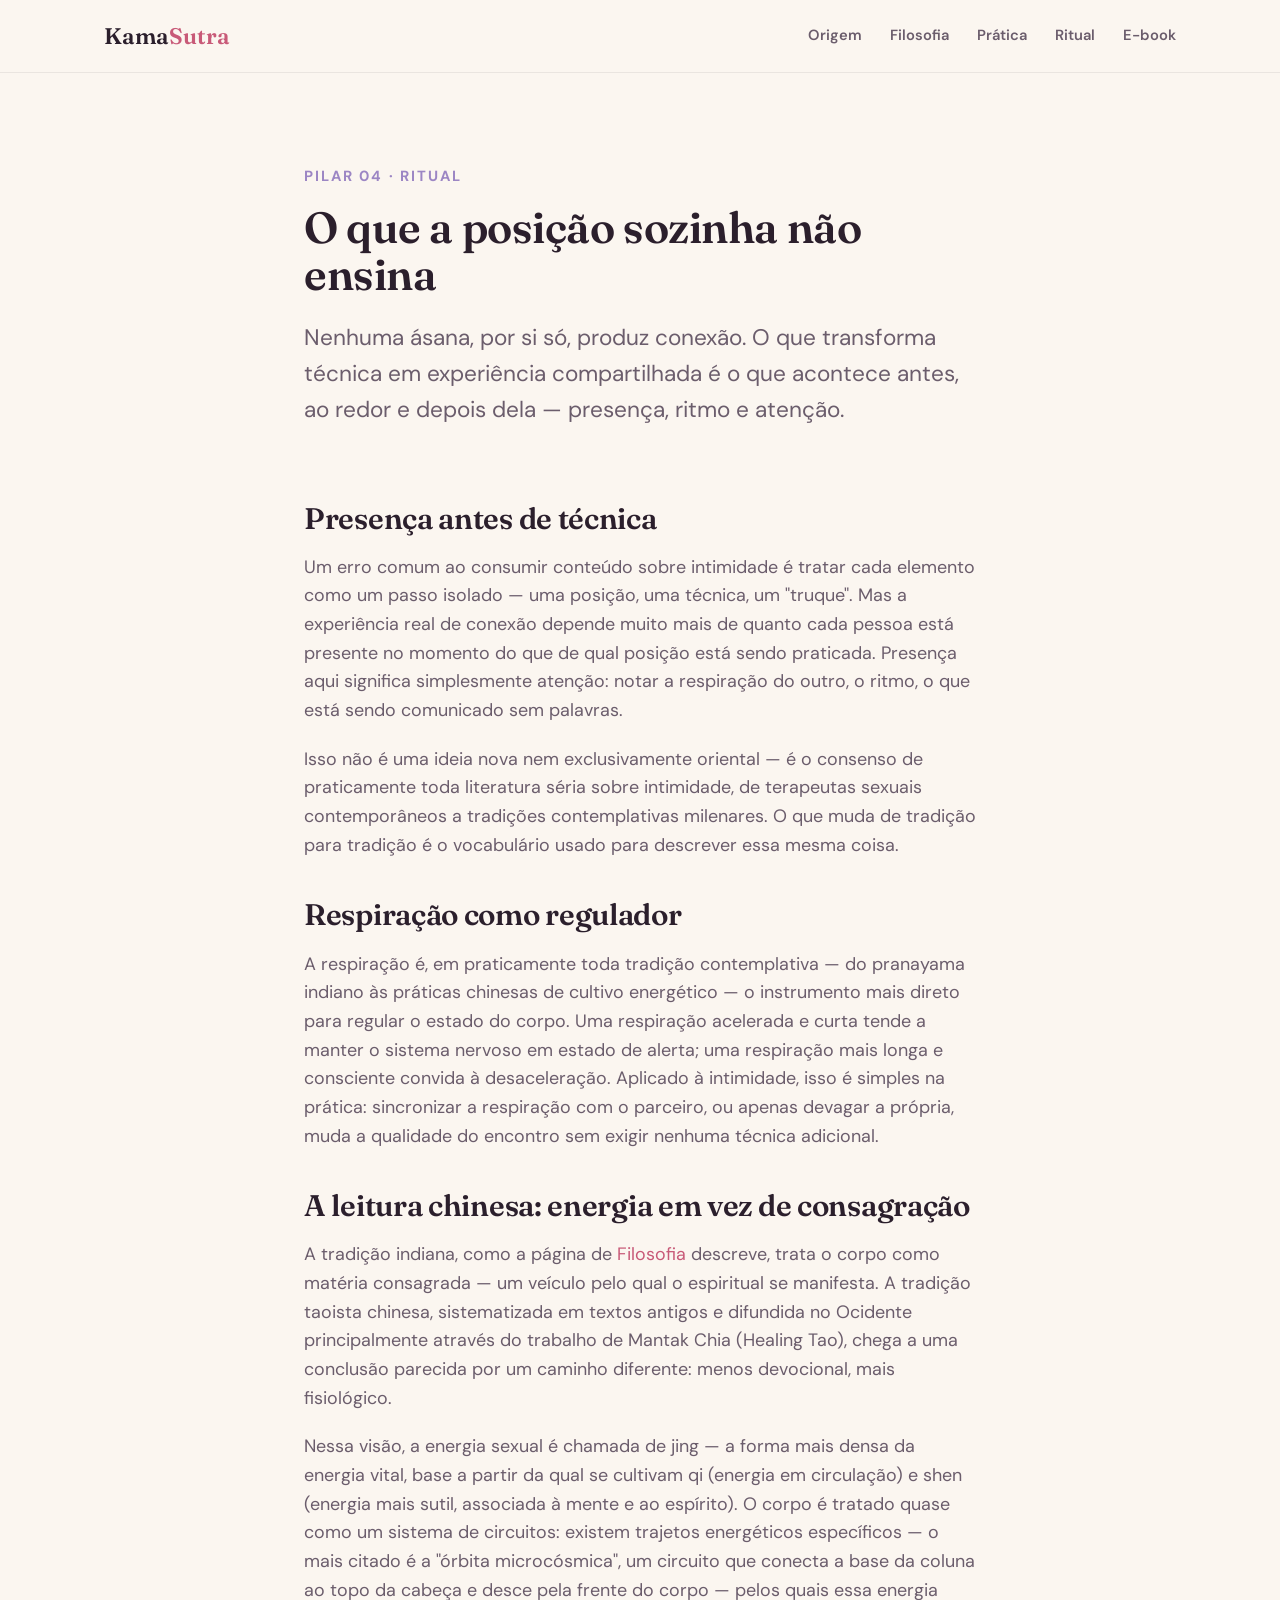
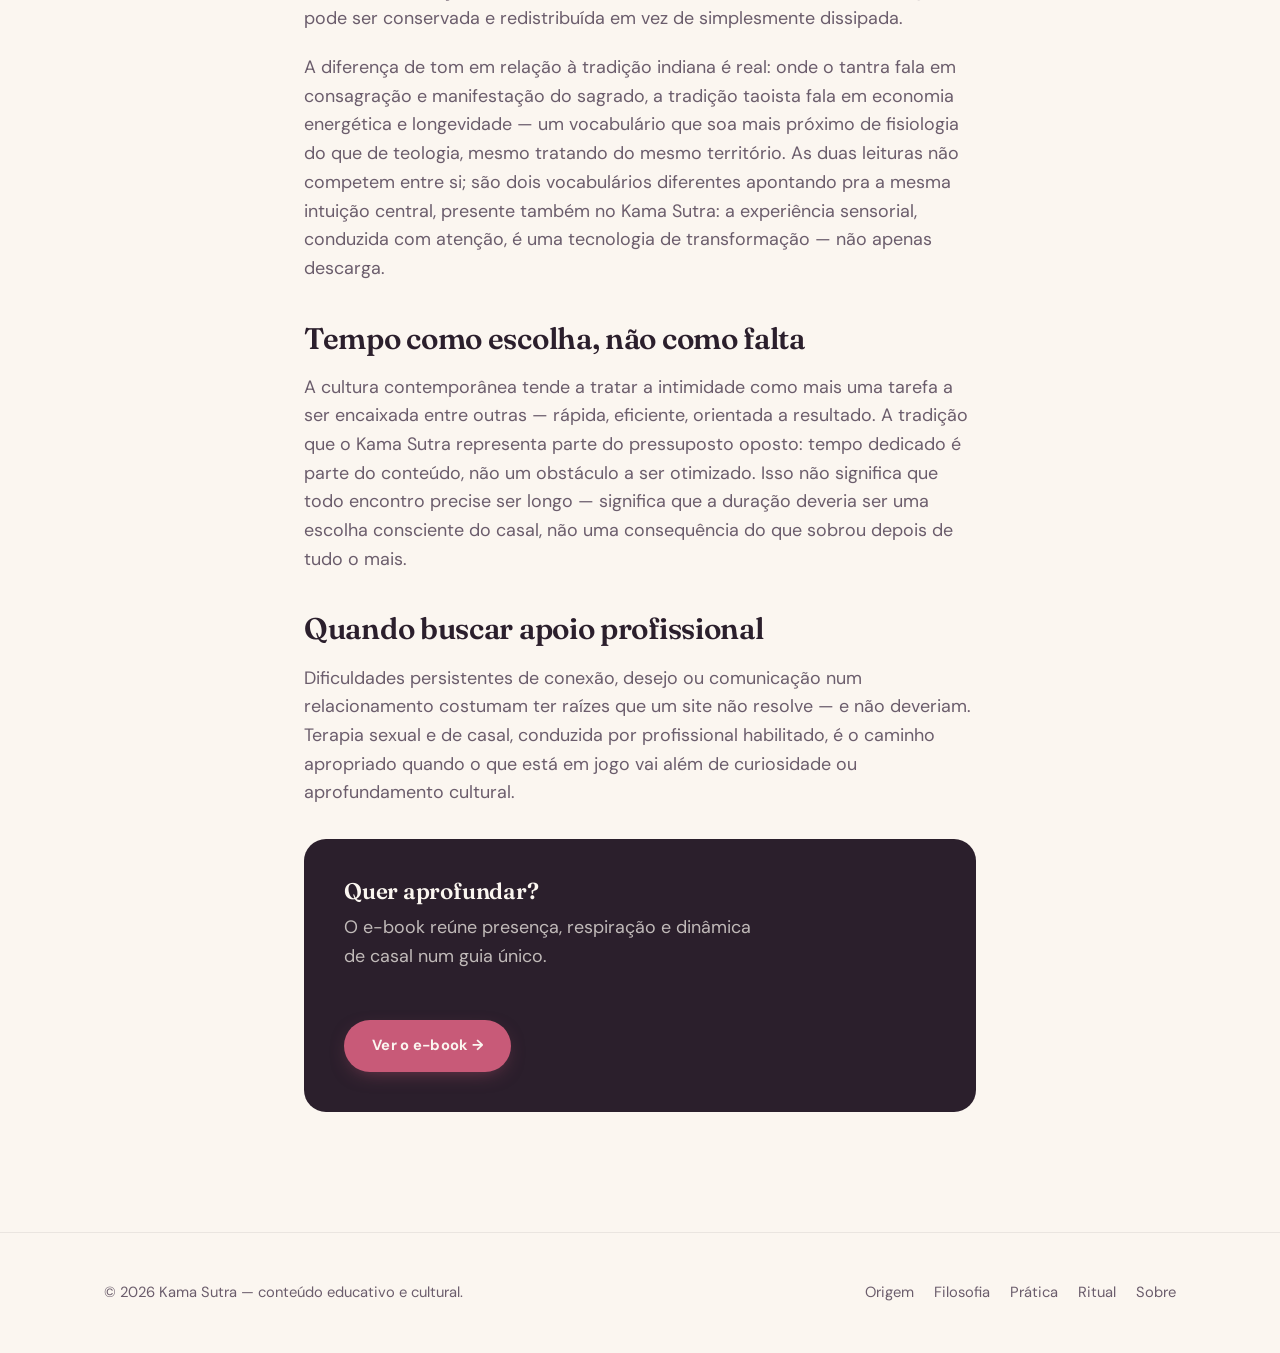
<file: ritual.html>
<!DOCTYPE html>
<html lang="pt-BR">
<head>
<meta charset="UTF-8">
<meta name="viewport" content="width=device-width, initial-scale=1.0">
<link rel="icon" type="image/svg+xml" href="favicon.svg">
<link rel="alternate icon" href="favicon.ico">
<link rel="apple-touch-icon" href="apple-touch-icon.png">
<title>Ritual — presença e conexão | Kama Sutra</title>
<meta name="description" content="O que transforma técnica em conexão real: presença, respiração e tempo, na ponte entre o Kama Sutra e práticas contemplativas contemporâneas.">

<link rel="preconnect" href="https://fonts.googleapis.com">
<link rel="preconnect" href="https://fonts.gstatic.com" crossorigin>
<link href="https://fonts.googleapis.com/css2?family=Fraunces:ital,wght@0,400;0,600;1,500&family=DM+Sans:wght@400;500;700&display=swap" rel="stylesheet">
<link rel="stylesheet" href="css/tokens.css">
<link rel="stylesheet" href="css/site.css">

<script type="application/ld+json">
{
  "@context": "https://schema.org",
  "@type": "Article",
  "headline": "Ritual — presença e conexão",
  "about": "Presença, respiração e tempo na intimidade",
  "inLanguage": "pt-BR"
}
</script>
</head>
<body>

<header class="site-header">
  <div class="wrap">
    <a href="/" class="logo">Kama<span>Sutra</span></a>
    <nav class="nav">
      <a href="origem.html">Origem</a>
      <a href="filosofia.html">Filosofia</a>
      <a href="pratica/index.html">Prática</a>
      <a href="ritual.html">Ritual</a>
      <a href="ebook.html">E-book</a>
    </nav>
  </div>
</header>

<section class="hero" style="padding-bottom: 40px;">
  <div class="wrap hero-content" style="max-width: 720px;">
    <span class="eyebrow">Pilar 04 · Ritual</span>
    <h1 style="font-size: var(--step-3); margin-top: 14px;">O que a posição sozinha não ensina</h1>
    <p class="lede">Nenhuma ásana, por si só, produz conexão. O que transforma técnica em experiência compartilhada é o que acontece antes, ao redor e depois dela — presença, ritmo e atenção.</p>
  </div>
</section>

<section class="section" style="padding-top: 0;">
  <div class="wrap" style="max-width: 720px;">

    <div id="artigoBody">
    <h2 style="font-size: var(--step-2); margin-bottom: 18px;">Presença antes de técnica</h2>
    <p style="color: var(--tinta-suave); margin-bottom: 20px;">
      Um erro comum ao consumir conteúdo sobre intimidade é tratar cada elemento como um passo isolado — uma posição, uma técnica, um "truque". Mas a experiência real de conexão depende muito mais de quanto cada pessoa está presente no momento do que de qual posição está sendo praticada. Presença aqui significa simplesmente atenção: notar a respiração do outro, o ritmo, o que está sendo comunicado sem palavras.
    </p>
    <p style="color: var(--tinta-suave); margin-bottom: 20px;">
      Isso não é uma ideia nova nem exclusivamente oriental — é o consenso de praticamente toda literatura séria sobre intimidade, de terapeutas sexuais contemporâneos a tradições contemplativas milenares. O que muda de tradição para tradição é o vocabulário usado para descrever essa mesma coisa.
    </p>

    <h2 style="font-size: var(--step-2); margin: 40px 0 18px;">Respiração como regulador</h2>
    <p style="color: var(--tinta-suave); margin-bottom: 20px;">
      A respiração é, em praticamente toda tradição contemplativa — do pranayama indiano às práticas chinesas de cultivo energético — o instrumento mais direto para regular o estado do corpo. Uma respiração acelerada e curta tende a manter o sistema nervoso em estado de alerta; uma respiração mais longa e consciente convida à desaceleração. Aplicado à intimidade, isso é simples na prática: sincronizar a respiração com o parceiro, ou apenas devagar a própria, muda a qualidade do encontro sem exigir nenhuma técnica adicional.
    </p>

    <h2 style="font-size: var(--step-2); margin: 40px 0 18px;">A leitura chinesa: energia em vez de consagração</h2>
    <p style="color: var(--tinta-suave); margin-bottom: 20px;">
      A tradição indiana, como a página de <a href="filosofia.html">Filosofia</a> descreve, trata o corpo como matéria consagrada — um veículo pelo qual o espiritual se manifesta. A tradição taoista chinesa, sistematizada em textos antigos e difundida no Ocidente principalmente através do trabalho de Mantak Chia (Healing Tao), chega a uma conclusão parecida por um caminho diferente: menos devocional, mais fisiológico.
    </p>
    <p style="color: var(--tinta-suave); margin-bottom: 20px;">
      Nessa visão, a energia sexual é chamada de jing — a forma mais densa da energia vital, base a partir da qual se cultivam qi (energia em circulação) e shen (energia mais sutil, associada à mente e ao espírito). O corpo é tratado quase como um sistema de circuitos: existem trajetos energéticos específicos — o mais citado é a "órbita microcósmica", um circuito que conecta a base da coluna ao topo da cabeça e desce pela frente do corpo — pelos quais essa energia pode ser conservada e redistribuída em vez de simplesmente dissipada.
    </p>
    <p style="color: var(--tinta-suave); margin-bottom: 20px;">
      A diferença de tom em relação à tradição indiana é real: onde o tantra fala em consagração e manifestação do sagrado, a tradição taoista fala em economia energética e longevidade — um vocabulário que soa mais próximo de fisiologia do que de teologia, mesmo tratando do mesmo território. As duas leituras não competem entre si; são dois vocabulários diferentes apontando pra a mesma intuição central, presente também no Kama Sutra: a experiência sensorial, conduzida com atenção, é uma tecnologia de transformação — não apenas descarga.
    </p>

    <h2 style="font-size: var(--step-2); margin: 40px 0 18px;">Tempo como escolha, não como falta</h2>
    <p style="color: var(--tinta-suave); margin-bottom: 20px;">
      A cultura contemporânea tende a tratar a intimidade como mais uma tarefa a ser encaixada entre outras — rápida, eficiente, orientada a resultado. A tradição que o Kama Sutra representa parte do pressuposto oposto: tempo dedicado é parte do conteúdo, não um obstáculo a ser otimizado. Isso não significa que todo encontro precise ser longo — significa que a duração deveria ser uma escolha consciente do casal, não uma consequência do que sobrou depois de tudo o mais.
    </p>

    <h2 style="font-size: var(--step-2); margin: 40px 0 18px;">Quando buscar apoio profissional</h2>
    <p style="color: var(--tinta-suave); margin-bottom: 32px;">
      Dificuldades persistentes de conexão, desejo ou comunicação num relacionamento costumam ter raízes que um site não resolve — e não deveriam. Terapia sexual e de casal, conduzida por profissional habilitado, é o caminho apropriado quando o que está em jogo vai além de curiosidade ou aprofundamento cultural.
    </p>
    </div>

    <div class="cta-ebook" style="padding: 40px;">
      <div>
        <h2 style="font-size: var(--step-1); color: var(--creme);">Quer aprofundar?</h2>
        <p>O e-book reúne presença, respiração e dinâmica de casal num guia único.</p>
      </div>
      <a href="ebook.html" class="btn btn-primary">Ver o e-book →</a>
    </div>

  </div>
</section>

<footer class="site-footer">
  <div class="wrap">
    <span>© 2026 Kama Sutra — conteúdo educativo e cultural.</span>
    <nav class="footer-links">
      <a href="origem.html">Origem</a>
      <a href="filosofia.html">Filosofia</a>
      <a href="pratica/index.html">Prática</a>
      <a href="ritual.html">Ritual</a>
      <a href="sobre.html">Sobre</a>
    </nav>
  </div>
</footer>

<script>const ARTIGO_SLUG = 'ritual';</script>
<script src="js/site.js"></script>
<script src="js/artigo.js"></script>
</body>
</html>
</file>
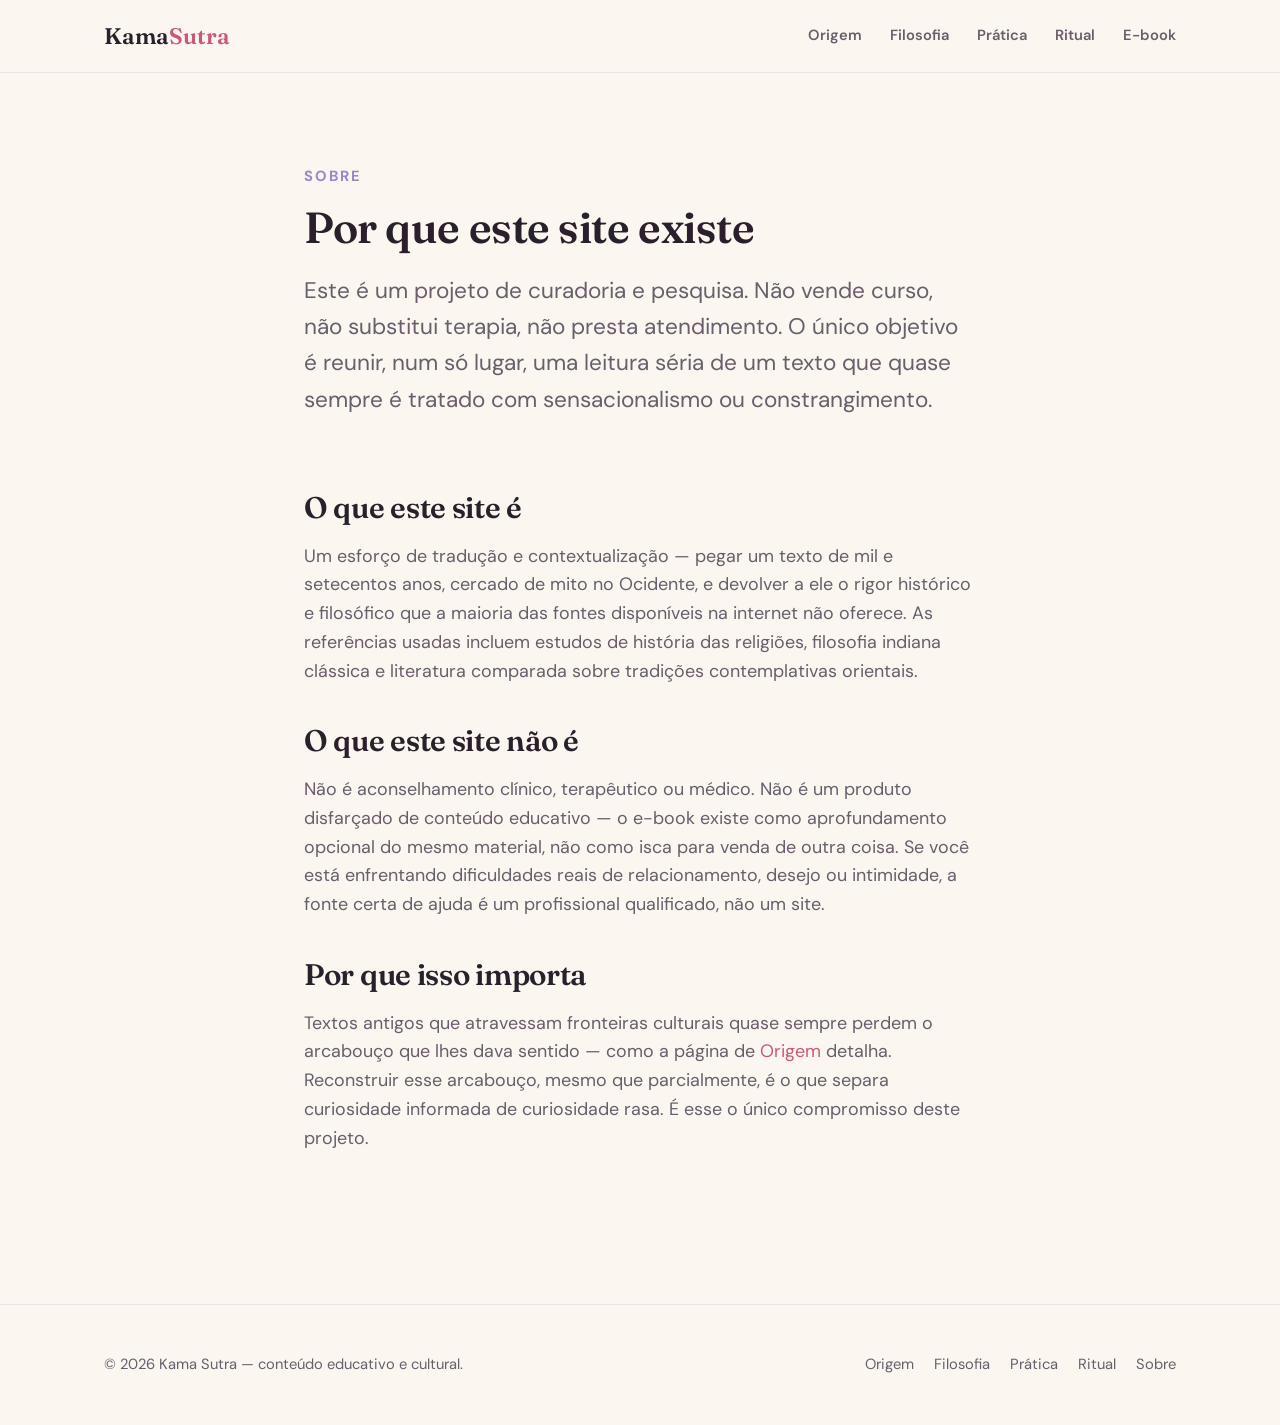
<file: sobre.html>
<!DOCTYPE html>
<html lang="pt-BR">
<head>
<meta charset="UTF-8">
<meta name="viewport" content="width=device-width, initial-scale=1.0">
<link rel="icon" type="image/svg+xml" href="favicon.svg">
<link rel="alternate icon" href="favicon.ico">
<link rel="apple-touch-icon" href="apple-touch-icon.png">
<title>Sobre — por que este site existe | Kama Sutra</title>
<meta name="description" content="Um projeto de curadoria e pesquisa sobre o Kama Sutra, sem venda de curso, atendimento ou produto — só o conhecimento em si.">

<link rel="preconnect" href="https://fonts.googleapis.com">
<link rel="preconnect" href="https://fonts.gstatic.com" crossorigin>
<link href="https://fonts.googleapis.com/css2?family=Fraunces:ital,wght@0,400;0,600;1,500&family=DM+Sans:wght@400;500;700&display=swap" rel="stylesheet">
<link rel="stylesheet" href="css/tokens.css">
<link rel="stylesheet" href="css/site.css">

<script type="application/ld+json">
{
  "@context": "https://schema.org",
  "@type": "AboutPage",
  "inLanguage": "pt-BR"
}
</script>
</head>
<body>

<header class="site-header">
  <div class="wrap">
    <a href="/" class="logo">Kama<span>Sutra</span></a>
    <nav class="nav">
      <a href="origem.html">Origem</a>
      <a href="filosofia.html">Filosofia</a>
      <a href="pratica/index.html">Prática</a>
      <a href="ritual.html">Ritual</a>
      <a href="ebook.html">E-book</a>
    </nav>
  </div>
</header>

<section class="hero" style="padding-bottom: 40px;">
  <div class="wrap hero-content" style="max-width: 720px;">
    <span class="eyebrow">Sobre</span>
    <h1 style="font-size: var(--step-3); margin-top: 14px;">Por que este site existe</h1>
    <p class="lede">Este é um projeto de curadoria e pesquisa. Não vende curso, não substitui terapia, não presta atendimento. O único objetivo é reunir, num só lugar, uma leitura séria de um texto que quase sempre é tratado com sensacionalismo ou constrangimento.</p>
  </div>
</section>

<section class="section" style="padding-top: 0;">
  <div class="wrap" style="max-width: 720px;">

    <div id="artigoBody">
    <h2 style="font-size: var(--step-2); margin-bottom: 18px;">O que este site é</h2>
    <p style="color: var(--tinta-suave); margin-bottom: 20px;">
      Um esforço de tradução e contextualização — pegar um texto de mil e setecentos anos, cercado de mito no Ocidente, e devolver a ele o rigor histórico e filosófico que a maioria das fontes disponíveis na internet não oferece. As referências usadas incluem estudos de história das religiões, filosofia indiana clássica e literatura comparada sobre tradições contemplativas orientais.
    </p>

    <h2 style="font-size: var(--step-2); margin: 40px 0 18px;">O que este site não é</h2>
    <p style="color: var(--tinta-suave); margin-bottom: 20px;">
      Não é aconselhamento clínico, terapêutico ou médico. Não é um produto disfarçado de conteúdo educativo — o e-book existe como aprofundamento opcional do mesmo material, não como isca para venda de outra coisa. Se você está enfrentando dificuldades reais de relacionamento, desejo ou intimidade, a fonte certa de ajuda é um profissional qualificado, não um site.
    </p>

    <h2 style="font-size: var(--step-2); margin: 40px 0 18px;">Por que isso importa</h2>
    <p style="color: var(--tinta-suave); margin-bottom: 32px;">
      Textos antigos que atravessam fronteiras culturais quase sempre perdem o arcabouço que lhes dava sentido — como a página de <a href="origem.html">Origem</a> detalha. Reconstruir esse arcabouço, mesmo que parcialmente, é o que separa curiosidade informada de curiosidade rasa. É esse o único compromisso deste projeto.
    </p>
    </div>

  </div>
</section>

<footer class="site-footer">
  <div class="wrap">
    <span>© 2026 Kama Sutra — conteúdo educativo e cultural.</span>
    <nav class="footer-links">
      <a href="origem.html">Origem</a>
      <a href="filosofia.html">Filosofia</a>
      <a href="pratica/index.html">Prática</a>
      <a href="ritual.html">Ritual</a>
      <a href="sobre.html">Sobre</a>
    </nav>
  </div>
</footer>

<script>const ARTIGO_SLUG = 'sobre';</script>
<script src="js/site.js"></script>
<script src="js/artigo.js"></script>
</body>
</html>
</file>
<file: css/tokens.css>
/* ===================================================================
   KAMA SUTRA — Design Tokens
   Paleta: rosa / lilás / verde sobre fundo creme
   Tipografia: Fraunces (display) + DM Sans (corpo)
   =================================================================== */

:root {
  /* Cor — nomeada, não genérica */
  --rosa:         #C85A78;   /* acento primário — CTAs, títulos de destaque */
  --rosa-suave:   #F4D9E0;   /* fundo de seção, hover suave */
  --lilas:        #9C86C4;   /* acento secundário — links, citações */
  --lilas-suave:  #EAE3F5;   /* fundo de seção alternada */
  --verde:        #6F8F63;   /* tags de nível/benefício, contraste orgânico */
  --verde-suave:  #E1EBDC;   /* fundo de tag */
  --creme:        #FBF6F0;   /* fundo base */
  --creme-alt:    #F5EEE5;   /* fundo base alternado */
  --tinta:        #2B1F2C;   /* texto principal — quase-preto ameixa */
  --tinta-suave:  #6B5D6C;   /* texto secundário */

  /* Tipografia */
  --font-display: 'Fraunces', 'Georgia', serif;
  --font-body: 'DM Sans', -apple-system, sans-serif;

  /* Escala */
  --step--1: clamp(0.83rem, 0.8rem + 0.15vw, 0.94rem);
  --step-0:  clamp(1rem, 0.96rem + 0.2vw, 1.13rem);
  --step-1:  clamp(1.2rem, 1.13rem + 0.35vw, 1.5rem);
  --step-2:  clamp(1.44rem, 1.3rem + 0.7vw, 2rem);
  --step-3:  clamp(1.9rem, 1.6rem + 1.4vw, 2.9rem);
  --step-4:  clamp(2.5rem, 2rem + 2.4vw, 4.2rem);

  --radius-soft: 999px;
  --radius-card: 22px;
  --maxw: 1120px;
}

* { box-sizing: border-box; }
html { scroll-behavior: smooth; }

body {
  margin: 0;
  background: var(--creme);
  color: var(--tinta);
  font-family: var(--font-body);
  font-size: var(--step-0);
  line-height: 1.6;
  -webkit-font-smoothing: antialiased;
}

h1, h2, h3, .display {
  font-family: var(--font-display);
  font-weight: 600;
  line-height: 1.08;
  letter-spacing: -0.01em;
  color: var(--tinta);
  margin: 0;
}

a { color: var(--rosa); text-decoration: none; }
a:hover { text-decoration: underline; }

a:focus-visible, button:focus-visible {
  outline: 2px solid var(--verde);
  outline-offset: 3px;
}

.wrap {
  max-width: var(--maxw);
  margin: 0 auto;
  padding: 0 24px;
}

.eyebrow {
  font-family: var(--font-body);
  font-size: var(--step--1);
  letter-spacing: 0.14em;
  text-transform: uppercase;
  color: var(--lilas);
  font-weight: 700;
}

.btn {
  display: inline-flex;
  align-items: center;
  gap: 8px;
  padding: 14px 28px;
  border-radius: var(--radius-soft);
  font-family: var(--font-body);
  font-weight: 700;
  font-size: var(--step--1);
  letter-spacing: 0.02em;
  border: none;
  cursor: pointer;
  transition: transform 0.15s ease, box-shadow 0.15s ease;
  text-decoration: none;
}
.btn:hover { text-decoration: none; transform: translateY(-1px); }

.btn-primary {
  background: var(--rosa);
  color: var(--creme);
  box-shadow: 0 6px 20px -8px rgba(200, 90, 120, 0.55);
}
.btn-primary:hover { box-shadow: 0 10px 26px -8px rgba(200, 90, 120, 0.65); }

.btn-ghost {
  background: transparent;
  color: var(--tinta);
  border: 1.5px solid rgba(43, 31, 44, 0.2);
}
.btn-ghost:hover { border-color: var(--tinta); }

.tag {
  display: inline-block;
  padding: 5px 14px;
  border-radius: var(--radius-soft);
  background: var(--verde-suave);
  color: var(--verde);
  font-size: var(--step--1);
  font-weight: 700;
  letter-spacing: 0.02em;
}

@media (prefers-reduced-motion: reduce) {
  * { animation: none !important; transition: none !important; }
  html { scroll-behavior: auto; }
}
</file>
<file: css/site.css>
/* ===================================================================
   KAMA SUTRA — Layout & Componentes
   =================================================================== */

/* ---------- Header ---------- */
.site-header {
  position: sticky;
  top: 0;
  z-index: 40;
  background: rgba(251, 246, 240, 0.86);
  backdrop-filter: blur(10px);
  border-bottom: 1px solid rgba(43, 31, 44, 0.08);
}
.site-header .wrap {
  display: flex;
  align-items: center;
  justify-content: space-between;
  padding-top: 18px;
  padding-bottom: 18px;
}
.logo {
  font-family: var(--font-display);
  font-size: var(--step-1);
  font-weight: 600;
  color: var(--tinta);
}
.logo span { color: var(--rosa); }

.nav {
  display: flex;
  gap: 28px;
  align-items: center;
}
.nav a {
  color: var(--tinta-suave);
  font-size: var(--step--1);
  font-weight: 600;
}
.nav a:hover { color: var(--rosa); text-decoration: none; }
.nav-toggle { display: none; }

@media (max-width: 760px) {
  .nav { display: none; }
}

/* ---------- Hero ---------- */
.hero {
  position: relative;
  padding: 88px 0 96px;
  overflow: hidden;
}

/* Elemento-assinatura: dois círculos de bordas suaves em união —
   vesica, símbolo de encontro/conexão, ecoando a paleta rosa/lilás.
   Nunca literal, sempre atmosférico. */
.hero-signature {
  position: absolute;
  top: -120px;
  right: -160px;
  width: 620px;
  height: 620px;
  z-index: 0;
  pointer-events: none;
}
.hero-signature .c1, .hero-signature .c2 {
  position: absolute;
  border-radius: 50%;
  filter: blur(2px);
  opacity: 0.55;
  mix-blend-mode: multiply;
}
.hero-signature .c1 {
  width: 420px; height: 420px;
  top: 60px; left: 40px;
  background: radial-gradient(circle at 35% 35%, var(--rosa-suave), transparent 70%);
}
.hero-signature .c2 {
  width: 420px; height: 420px;
  top: 160px; left: 220px;
  background: radial-gradient(circle at 65% 65%, var(--lilas-suave), transparent 70%);
}

.hero-content { position: relative; z-index: 1; max-width: 640px; }
.hero h1 {
  font-size: var(--step-4);
  margin-top: 18px;
  margin-bottom: 22px;
}
.hero h1 em {
  font-style: italic;
  color: var(--rosa);
}
.hero p.lede {
  font-size: var(--step-1);
  color: var(--tinta-suave);
  max-width: 52ch;
  margin-bottom: 34px;
}
.hero-ctas { display: flex; gap: 14px; flex-wrap: wrap; }

/* ---------- Seções ---------- */
.section {
  padding: 80px 0;
}
.section-lilas { background: var(--lilas-suave); }
.section-verde { background: var(--verde-suave); }
.section-rosa  { background: var(--rosa-suave); }

.section-head {
  max-width: 640px;
  margin-bottom: 48px;
}
.section-head h2 {
  font-size: var(--step-3);
  margin-top: 14px;
}
.section-head p {
  color: var(--tinta-suave);
  margin-top: 16px;
}

/* ---------- Cards de pilar (Origem / Filosofia / Prática / Ritual) ---------- */
.pilar-grid {
  display: grid;
  grid-template-columns: repeat(auto-fit, minmax(240px, 1fr));
  gap: 22px;
}
.pilar-card {
  background: var(--creme);
  border-radius: var(--radius-card);
  padding: 32px 28px;
  border: 1px solid rgba(43, 31, 44, 0.06);
  transition: transform 0.2s ease, box-shadow 0.2s ease;
  display: block;
}
.pilar-card:hover {
  transform: translateY(-4px);
  box-shadow: 0 20px 40px -20px rgba(43, 31, 44, 0.25);
  text-decoration: none;
}
.pilar-card .num {
  font-family: var(--font-display);
  font-size: var(--step-2);
  color: var(--rosa);
  display: block;
  margin-bottom: 14px;
}
.pilar-card h3 {
  font-size: var(--step-1);
  margin-bottom: 10px;
  color: var(--tinta);
}
.pilar-card p {
  color: var(--tinta-suave);
  font-size: var(--step--1);
  margin: 0;
}

/* ---------- Grid de posições (prévia) ---------- */
.posicoes-grid {
  display: grid;
  grid-template-columns: repeat(auto-fit, minmax(200px, 1fr));
  gap: 18px;
}
.posicao-card {
  background: var(--creme);
  border-radius: var(--radius-card);
  overflow: hidden;
  border: 1px solid rgba(43, 31, 44, 0.06);
}
.posicao-thumb {
  aspect-ratio: 4/5;
  background: linear-gradient(145deg, var(--rosa-suave), var(--lilas-suave));
  display: flex;
  align-items: center;
  justify-content: center;
  color: var(--tinta-suave);
  font-size: var(--step--1);
  font-family: var(--font-display);
  font-style: italic;
}
.posicao-info { padding: 16px 18px 20px; }
.posicao-info h4 {
  font-family: var(--font-display);
  font-size: var(--step-0);
  margin: 0 0 6px;
}
.posicao-info .sanskrit {
  font-size: var(--step--1);
  color: var(--tinta-suave);
  font-style: italic;
  display: block;
  margin-bottom: 10px;
}

/* ---------- CTA e-book ---------- */
.cta-ebook {
  background: var(--tinta);
  color: var(--creme);
  border-radius: var(--radius-card);
  padding: 56px;
  display: flex;
  flex-wrap: wrap;
  align-items: center;
  justify-content: space-between;
  gap: 32px;
}
.cta-ebook h2 { color: var(--creme); font-size: var(--step-2); max-width: 460px; }
.cta-ebook p { color: rgba(251, 246, 240, 0.72); max-width: 420px; margin-top: 10px; }
.cta-form {
  display: flex;
  gap: 10px;
  flex-wrap: wrap;
}
.cta-form input[type="email"] {
  padding: 13px 18px;
  border-radius: var(--radius-soft);
  border: none;
  font-family: var(--font-body);
  font-size: var(--step--1);
  min-width: 240px;
}

/* ---------- Aviso de idade (modal) ---------- */
.age-gate {
  position: fixed;
  inset: 0;
  background: rgba(43, 31, 44, 0.72);
  backdrop-filter: blur(4px);
  display: flex;
  align-items: center;
  justify-content: center;
  z-index: 100;
  padding: 24px;
}
.age-gate[hidden] { display: none; }
.age-gate-card {
  background: var(--creme);
  border-radius: var(--radius-card);
  padding: 40px;
  max-width: 420px;
  text-align: center;
}
.age-gate-card h3 { font-size: var(--step-2); margin-bottom: 14px; }
.age-gate-card p { color: var(--tinta-suave); margin-bottom: 26px; }
.age-gate-actions { display: flex; gap: 12px; justify-content: center; flex-wrap: wrap; }

/* ---------- Footer ---------- */
.site-footer {
  border-top: 1px solid rgba(43, 31, 44, 0.08);
  padding: 48px 0;
  margin-top: 40px;
}
.site-footer .wrap {
  display: flex;
  justify-content: space-between;
  flex-wrap: wrap;
  gap: 20px;
  color: var(--tinta-suave);
  font-size: var(--step--1);
}
.footer-links { display: flex; gap: 20px; flex-wrap: wrap; }
.footer-links a { color: var(--tinta-suave); }
.footer-links a:hover { color: var(--rosa); }

@media (max-width: 640px) {
  .hero { padding: 56px 0 64px; }
  .cta-ebook { padding: 36px 24px; }
  .section { padding: 56px 0; }
}
</file>
